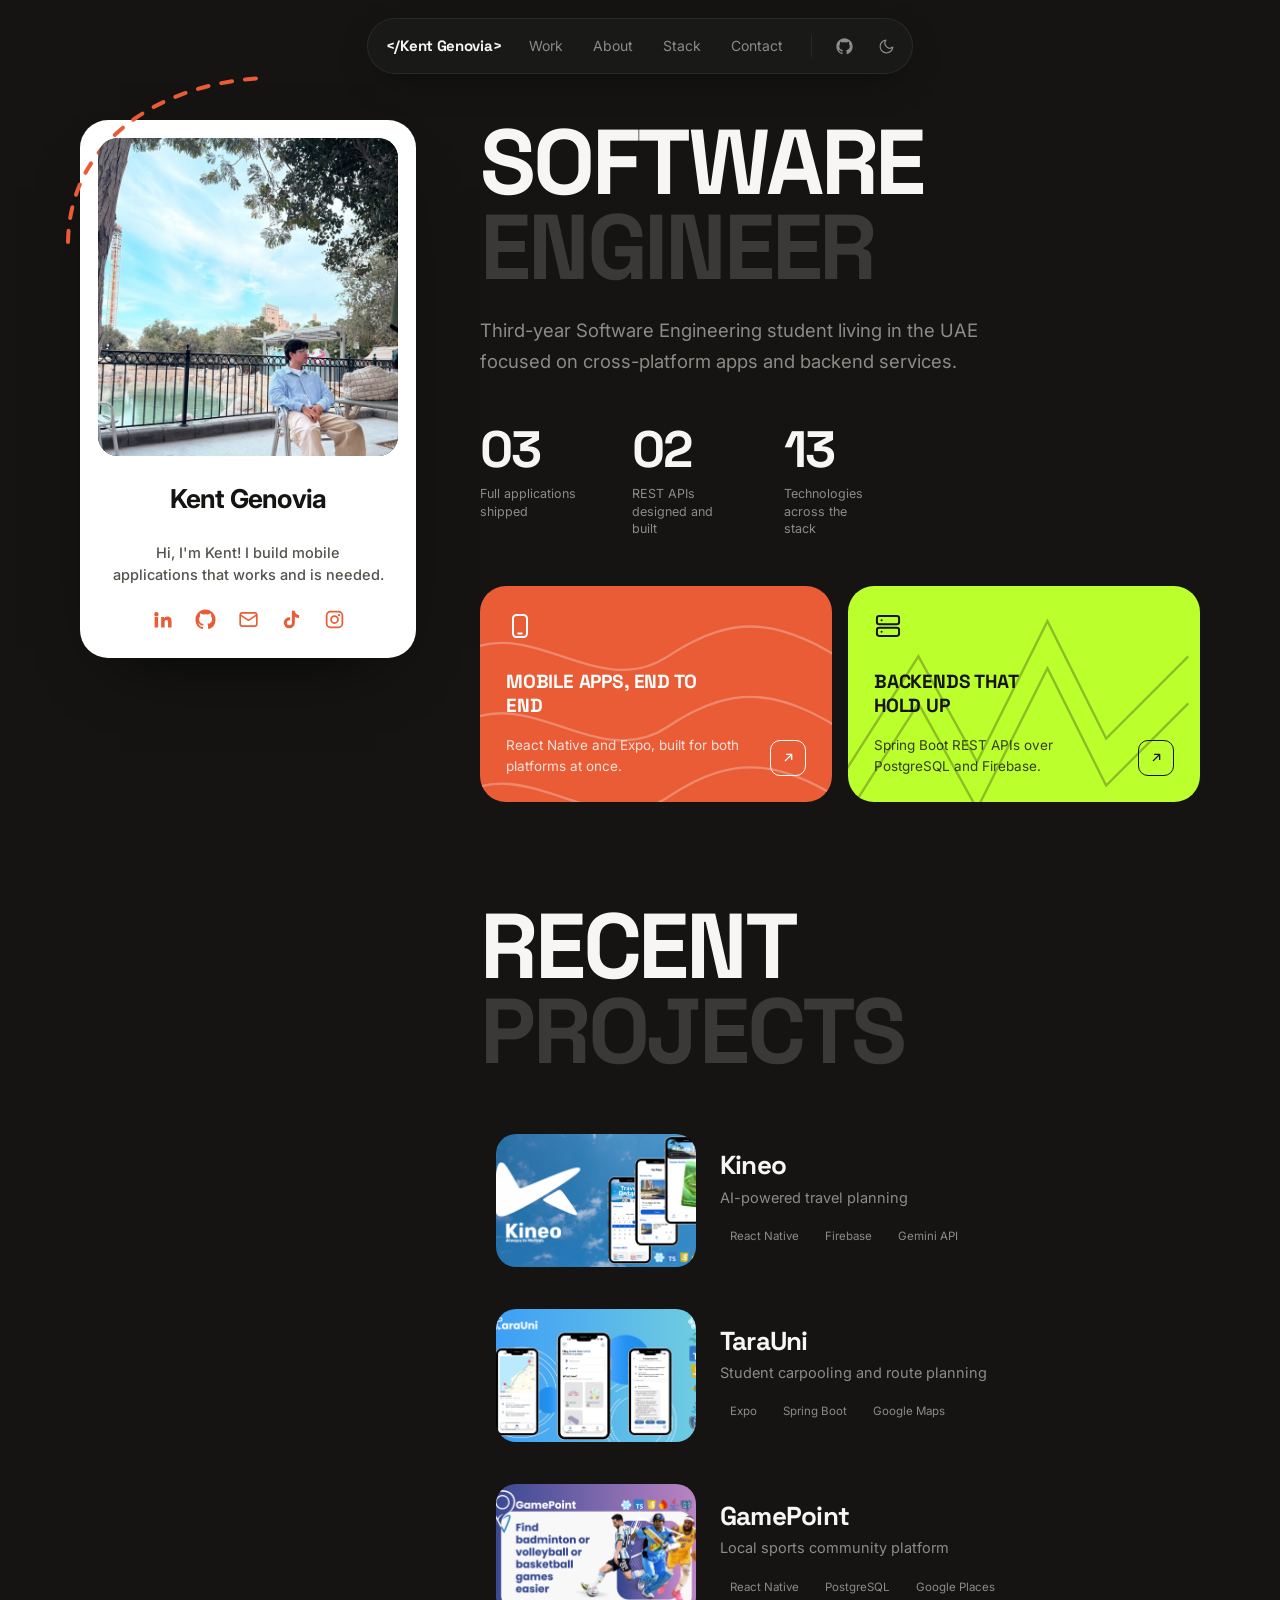
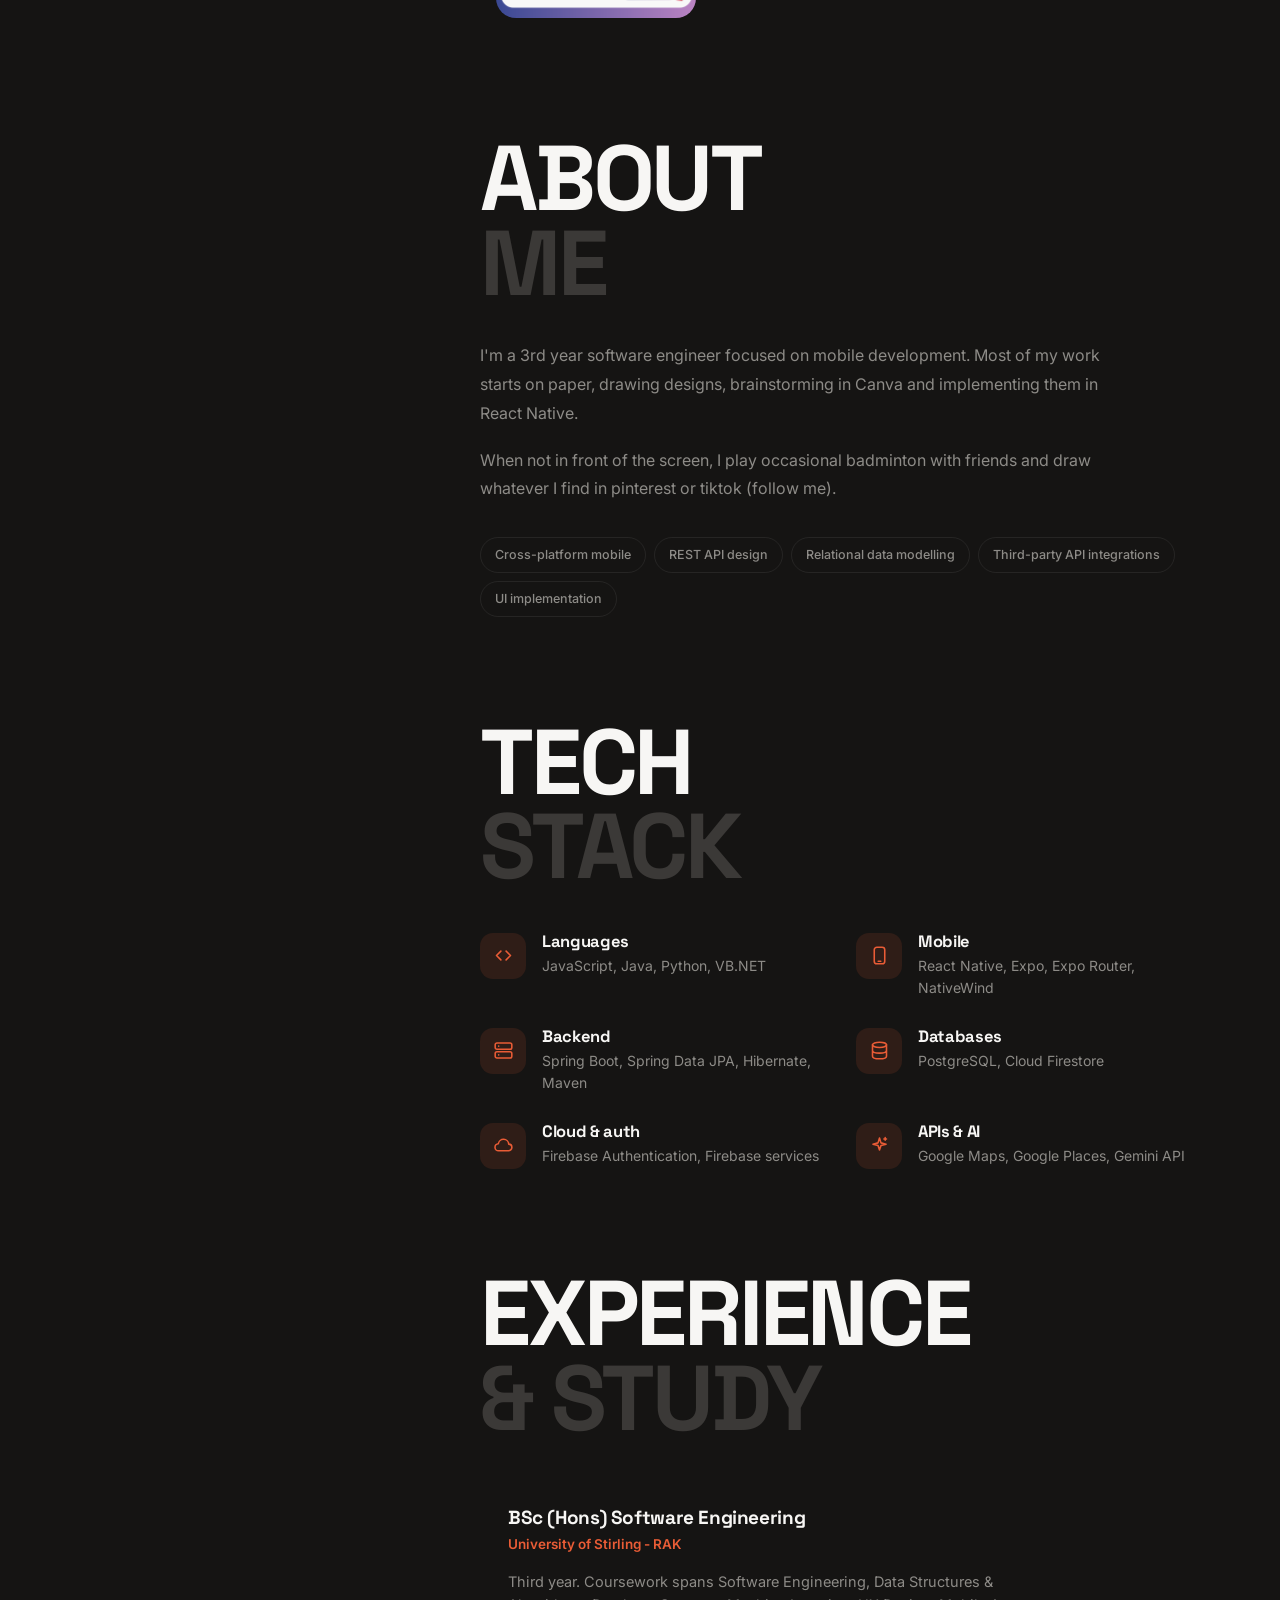
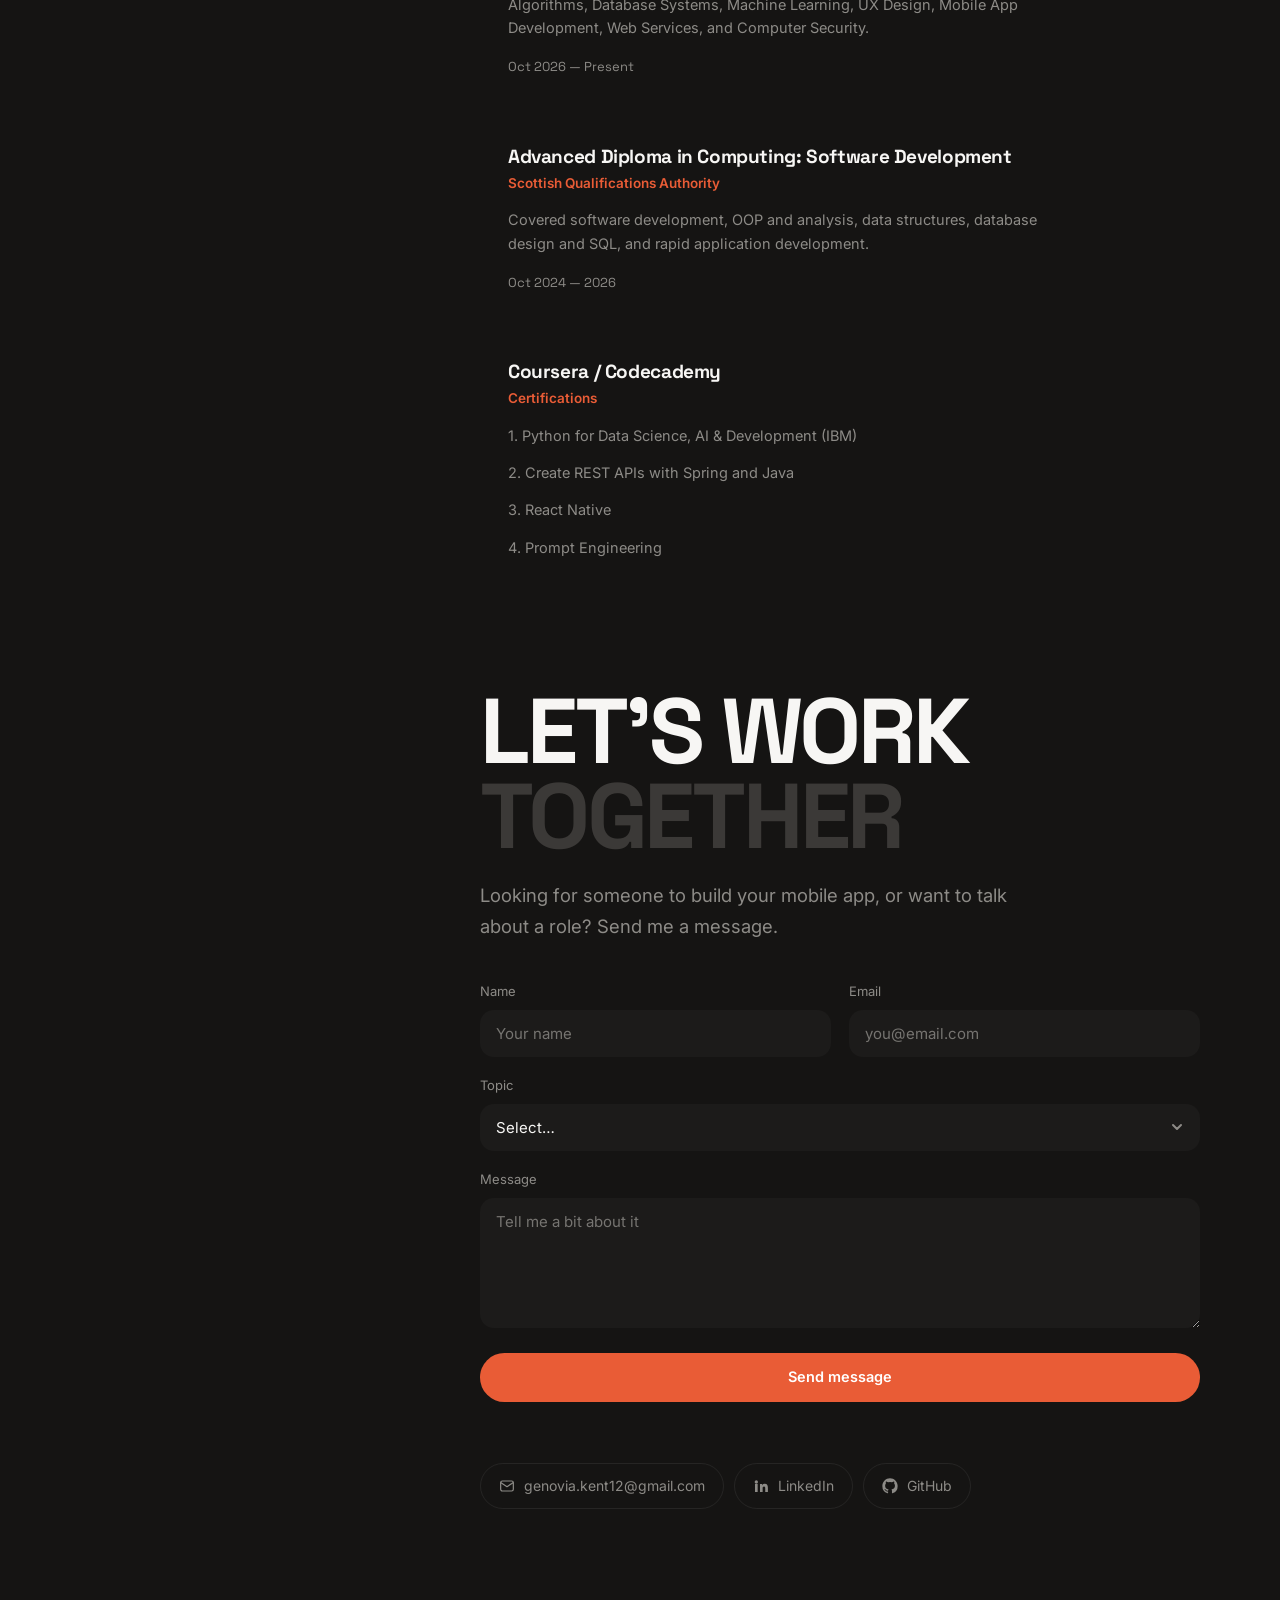
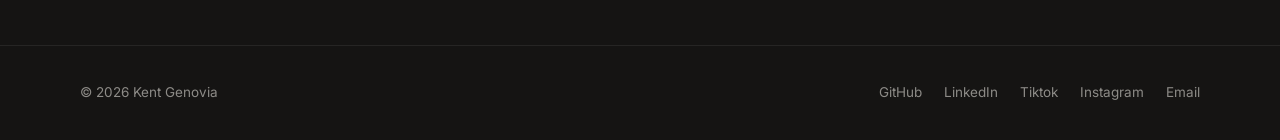
<file: index.html>
<!DOCTYPE html>
<html lang="en" data-theme="dark">
<head>
<meta charset="UTF-8">
<meta name="viewport" content="width=device-width, initial-scale=1.0">

<title>Kent Genovia — Software Engineer</title>

<meta name="description" content="Kent Genovia — software engineer building cross-platform mobile applications with React Native, Expo, Spring Boot and PostgreSQL.">
<meta name="theme-color" content="#151413">

<link rel="preconnect" href="https://fonts.googleapis.com">
<link rel="preconnect" href="https://fonts.gstatic.com" crossorigin>
<link href="https://fonts.googleapis.com/css2?family=Space+Grotesk:wght@400;500;600;700&family=Inter:wght@400;500;600&display=swap" rel="stylesheet">

<link rel="stylesheet" href="styles.css">

<script>
  (function () {
    try {
      var saved = localStorage.getItem('kg-theme');
      if (saved) document.documentElement.setAttribute('data-theme', saved);
    } catch (e) {}

    if ('IntersectionObserver' in window &&
        !window.matchMedia('(prefers-reduced-motion: reduce)').matches) {
      document.documentElement.classList.add('reveal-ready');
    }
  })();
</script>

</head>

<body>

<!-- ===================== NAV ===================== -->

<header class="site-header">

  <nav class="nav-pill" aria-label="Main">

    <a class="brand" href="index.html">&lt;/Kent Genovia&gt;</a>


    <div class="nav-links">
      <a href="#work">Work</a>
      <a href="#about">About</a>
      <a href="#stack">Stack</a>
      <a href="#contact">Contact</a>
    </div>

    <span class="nav-divider" aria-hidden="true"></span>

    <div class="nav-right">

      <a class="icon-btn" href="https://github.com/genoviakent12-rgb" target="_blank" rel="noopener" aria-label="GitHub profile">
        <svg width="17" height="17" viewBox="0 0 24 24" fill="currentColor" aria-hidden="true">
          <path d="M12 .5C5.73.5.5 5.73.5 12a11.5 11.5 0 0 0 7.86 10.94c.57.1.79-.25.79-.55v-2.14c-3.2.7-3.88-1.36-3.88-1.36-.52-1.33-1.28-1.69-1.28-1.69-1.05-.72.08-.7.08-.7 1.16.08 1.77 1.19 1.77 1.19 1.03 1.77 2.71 1.26 3.37.96.1-.75.4-1.26.73-1.55-2.56-.29-5.25-1.28-5.25-5.7 0-1.26.45-2.29 1.19-3.1-.12-.29-.52-1.47.11-3.06 0 0 .97-.31 3.18 1.18a11 11 0 0 1 5.79 0c2.2-1.49 3.18-1.18 3.18-1.18.63 1.59.23 2.77.11 3.06.74.81 1.18 1.84 1.18 3.1 0 4.43-2.69 5.4-5.26 5.69.41.36.78 1.06.78 2.14v3.17c0 .3.21.66.79.55A11.5 11.5 0 0 0 23.5 12C23.5 5.73 18.27.5 12 .5Z"/>
        </svg>
      </a>

      <button class="icon-btn" id="theme-toggle" aria-label="Switch to light theme" title="Switch to light theme">
        <svg id="theme-icon" width="17" height="17" viewBox="0 0 24 24" fill="none" stroke="currentColor" stroke-width="1.7" stroke-linecap="round" stroke-linejoin="round" aria-hidden="true">
          <path d="M21 12.8A9 9 0 1 1 11.2 3a7 7 0 0 0 9.8 9.8Z"/>
        </svg>
      </button>

      <button class="icon-btn nav-toggle" id="nav-toggle" aria-label="Open menu" aria-expanded="false" aria-controls="nav-menu">
        <svg width="18" height="18" viewBox="0 0 24 24" fill="none" stroke="currentColor" stroke-width="1.8" stroke-linecap="round" aria-hidden="true">
          <path d="M4 7h16M4 12h16M4 17h16"/>
        </svg>
      </button>

    </div>

  </nav>

  <div class="nav-menu" id="nav-menu">
    <a href="#work">Work</a>
    <a href="#about">About</a>
    <a href="#stack">Stack</a>
    <a href="#contact">Contact</a>
  </div>

</header>


<main>

<div class="wrap">
<div class="rail">


  <!-- ===================== STICKY PROFILE CARD ===================== -->

  <aside class="rail-left">

    <div class="profile-card">

      <svg class="arc" viewBox="0 0 320 190" aria-hidden="true">
        <path d="M18 168 C 20 60, 120 8, 214 4"/>
      </svg>

      <div class="profile-photo">
        <img src="images/portfolio_pfp.jpg" alt="Kent Genovia" width="320" height="340">
      </div>

      <div class="profile-name">Kent Genovia</div>

      <p class="profile-bio">
        Hi, I'm Kent!
        I build mobile applications
        that works and is needed.
      </p>

      <div class="profile-socials">

        <a href="http://www.linkedin.com/in/kent-genovia-6a03a72a3" target="_blank" rel="noopener" aria-label="LinkedIn">
          <svg width="21" height="21" viewBox="0 0 24 24" fill="currentColor">
            <path d="M4.98 3.5a2.5 2.5 0 1 1 0 5 2.5 2.5 0 0 1 0-5ZM3 9h4v12H3V9Zm7 0h3.8v1.7h.05a4.16 4.16 0 0 1 3.75-2.06c4 0 4.75 2.64 4.75 6.07V21h-4v-5.4c0-1.29-.02-2.95-1.8-2.95-1.8 0-2.08 1.4-2.08 2.85V21h-4V9Z"/>
          </svg>
        </a>

        <a href="https://github.com/genoviakent12-rgb" target="_blank" rel="noopener" aria-label="GitHub">
          <svg width="21" height="21" viewBox="0 0 24 24" fill="currentColor">
            <path d="M12 .5C5.73.5.5 5.73.5 12a11.5 11.5 0 0 0 7.86 10.94c.57.1.79-.25.79-.55v-2.14c-3.2.7-3.88-1.36-3.88-1.36-.52-1.33-1.28-1.69-1.28-1.69-1.05-.72.08-.7.08-.7 1.16.08 1.77 1.19 1.77 1.19 1.03 1.77 2.71 1.26 3.37.96.1-.75.4-1.26.73-1.55-2.56-.29-5.25-1.28-5.25-5.7 0-1.26.45-2.29 1.19-3.1-.12-.29-.52-1.47.11-3.06 0 0 .97-.31 3.18 1.18a11 11 0 0 1 5.79 0c2.2-1.49 3.18-1.18 3.18-1.18.63 1.59.23 2.77.11 3.06.74.81 1.18 1.84 1.18 3.1 0 4.43-2.69 5.4-5.26 5.69.41.36.78 1.06.78 2.14v3.17c0 .3.21.66.79.55A11.5 11.5 0 0 0 23.5 12C23.5 5.73 18.27.5 12 .5Z"/>
          </svg>
        </a>


        <a href="mailto:genovia.kent12@gmail.com" aria-label="Email">
          <svg width="21" height="21" viewBox="0 0 24 24" fill="none" stroke="currentColor" stroke-width="1.9" stroke-linecap="round" stroke-linejoin="round">
            <rect x="2.5" y="4.5" width="19" height="15" rx="2.5"/>
            <path d="m3 7 9 6 9-6"/>
          </svg>
        </a>

        <a href="https://www.tiktok.com/@bigturd0?lang=en" target="_blank" rel="noopener" aria-label="GitHub">
          <svg width="21" height="21" viewBox="0 0 24 24" fill="currentColor">
            <path d="M19.59 6.69a4.83 4.83 0 0 1-3.77-3.77V2h-3.39v13.67a2.89 2.89 0 1 1-2.89-2.89c.3 0 .59.05.86.13v-3.45a6.36 6.36 0 1 0 5.42 6.28V8.86a8.25 8.25 0 0 0 4.83 1.55V7.02a4.85 4.85 0 0 1-1.06-.33Z"/>
          </svg>
        </a>

        <a href="https://www.instagram.com/kntdclll/" target="_blank" rel="noopener" aria-label="GitHub">
          <svg width="21" height="21" viewBox="0 0 24 24" fill="currentColor">
            <path d="M7.5 2h9A5.5 5.5 0 0 1 22 7.5v9a5.5 5.5 0 0 1-5.5 5.5h-9A5.5 5.5 0 0 1 2 16.5v-9A5.5 5.5 0 0 1 7.5 2Zm0 2A3.5 3.5 0 0 0 4 7.5v9A3.5 3.5 0 0 0 7.5 20h9a3.5 3.5 0 0 0 3.5-3.5v-9A3.5 3.5 0 0 0 16.5 4h-9ZM12 7a5 5 0 1 1 0 10 5 5 0 0 1 0-10Zm0 2a3 3 0 1 0 0 6 3 3 0 0 0 0-6Zm5.25-3.25a1.25 1.25 0 1 1 0 2.5 1.25 1.25 0 0 1 0-2.5Z"/>
          </svg>
        </a>

      </div>


    </div>

  </aside>


  <!-- ===================== RIGHT RAIL ===================== -->

  <div class="rail-right">


    <!-- HERO -->

    <section class="rail-section hero" id="home" data-nav-section>

      <h1 class="display hero-head" data-reveal>
        <span>Software</span>
        <span class="ghost">Engineer</span>
      </h1>

      <p class="lede" data-reveal data-reveal-delay="80">
        Third-year Software Engineering student living in the UAE focused on cross-platform apps and 
        backend services. 
      </p>

      <div class="stat-row" data-reveal data-reveal-delay="160">

        <div>
          <div class="stat-num">03</div>
          <div class="stat-label">Full applications shipped</div>
        </div>

        <div>
          <div class="stat-num">02</div>
          <div class="stat-label">REST APIs designed and built</div>
        </div>

        <div>
          <div class="stat-num">13</div>
          <div class="stat-label">Technologies across the stack</div>
        </div>

      </div>

      <div class="bento" data-reveal data-reveal-delay="220">

        <a class="bento-card is-accent" href="#work">
          <svg class="deco" viewBox="0 0 300 220" aria-hidden="true" preserveAspectRatio="none">
            <path d="M-20 60c60-40 120 40 180 0s100-30 160 10"/>
            <path d="M-20 120c60-40 120 40 180 0s100-30 160 10"/>
            <path d="M-20 180c60-40 120 40 180 0s100-30 160 10"/>
          </svg>
          <span class="bento-icon" aria-hidden="true">
            <svg width="28" height="28" viewBox="0 0 24 24" fill="none" stroke="currentColor" stroke-width="1.7" stroke-linecap="round" stroke-linejoin="round">
              <rect x="6" y="2.5" width="12" height="19" rx="3"/>
              <path d="M10.5 18.5h3"/>
            </svg>
          </span>
          <div>
            <h3>Mobile apps, end to end</h3>
            <div class="bento-foot">
              <p>React Native and Expo, built for both platforms at once.</p>
              <span class="bento-arrow" aria-hidden="true">
                <svg width="15" height="15" viewBox="0 0 24 24" fill="none" stroke="currentColor" stroke-width="2.2" stroke-linecap="round" stroke-linejoin="round">
                  <path d="M7 17 17 7M9 7h8v8"/>
                </svg>
              </span>
            </div>
          </div>
        </a>

        <a class="bento-card is-lime" href="#stack">
          <svg class="deco" viewBox="0 0 300 220" aria-hidden="true" preserveAspectRatio="none">
            <path d="M-10 170 60 60l50 90 60-120 50 100 70-70"/>
            <path d="M-10 210 60 100l50 90 60-120 50 100 70-70"/>
          </svg>
          <span class="bento-icon" aria-hidden="true">
            <svg width="28" height="28" viewBox="0 0 24 24" fill="none" stroke="currentColor" stroke-width="1.7" stroke-linecap="round" stroke-linejoin="round">
              <rect x="2.5" y="3.5" width="19" height="7" rx="2"/>
              <rect x="2.5" y="13.5" width="19" height="7" rx="2"/>
              <path d="M6.5 7h.01M6.5 17h.01"/>
            </svg>
          </span>
          <div>
            <h3>Backends that hold up</h3>
            <div class="bento-foot">
              <p>Spring Boot REST APIs over PostgreSQL and Firebase.</p>
              <span class="bento-arrow" aria-hidden="true">
                <svg width="15" height="15" viewBox="0 0 24 24" fill="none" stroke="currentColor" stroke-width="2.2" stroke-linecap="round" stroke-linejoin="round">
                  <path d="M7 17 17 7M9 7h8v8"/>
                </svg>
              </span>
            </div>
          </div>
        </a>

      </div>

    </section>


    <!-- WORK -->

    <section class="rail-section" id="work" data-nav-section>

      <h2 class="display" data-reveal>
        <span>Recent</span>
        <span class="ghost">Projects</span>
      </h2>

      <div class="proj-list" style="margin-top:44px;">

        <a class="proj-row" href="projects/kineo.html" data-reveal>
          <div class="proj-thumb">
            <img src="images/KineoBanner.png" alt="Kineo app">
          </div>
          <div class="proj-meta">
            <h3>Kineo</h3>
            <p>AI-powered travel planning</p>
            <div class="proj-tags">
              <span>React Native</span>
              <span>Firebase</span>
              <span>Gemini API</span>
            </div>
          </div>
          <span class="proj-go" aria-hidden="true">
            <svg width="18" height="18" viewBox="0 0 24 24" fill="none" stroke="currentColor" stroke-width="2" stroke-linecap="round" stroke-linejoin="round">
              <path d="M7 17 17 7M9 7h8v8"/>
            </svg>
          </span>
        </a>

        <a class="proj-row" href="projects/tarauni.html" data-reveal data-reveal-delay="70">
          <div class="proj-thumb">
            <img src="images/TaraUniBanner.png" alt="TaraUni app">
          </div>
          <div class="proj-meta">
            <h3>TaraUni</h3>
            <p>Student carpooling and route planning</p>
            <div class="proj-tags">
              <span>Expo</span>
              <span>Spring Boot</span>
              <span>Google Maps</span>
            </div>
          </div>
          <span class="proj-go" aria-hidden="true">
            <svg width="18" height="18" viewBox="0 0 24 24" fill="none" stroke="currentColor" stroke-width="2" stroke-linecap="round" stroke-linejoin="round">
              <path d="M7 17 17 7M9 7h8v8"/>
            </svg>
          </span>
        </a>

        <a class="proj-row" href="projects/gamepoint.html" data-reveal data-reveal-delay="140">
          <div class="proj-thumb">
            <img src="images/GamePointBanner.png" alt="GamePoint app">
          </div>
          <div class="proj-meta">
            <h3>GamePoint</h3>
            <p>Local sports community platform</p>
            <div class="proj-tags">
              <span>React Native</span>
              <span>PostgreSQL</span>
              <span>Google Places</span>
            </div>
          </div>
          <span class="proj-go" aria-hidden="true">
            <svg width="18" height="18" viewBox="0 0 24 24" fill="none" stroke="currentColor" stroke-width="2" stroke-linecap="round" stroke-linejoin="round">
              <path d="M7 17 17 7M9 7h8v8"/>
            </svg>
          </span>
        </a>

      </div>

    </section>


    <!-- ABOUT -->

    <section class="rail-section" id="about" data-nav-section>

      <h2 class="display" data-reveal>
        <span>About</span>
        <span class="ghost">Me</span>
      </h2>

      <div style="margin-top:36px;max-width:62ch;display:flex;flex-direction:column;gap:18px;" data-reveal>
        <p style="color:var(--fg-dim);line-height:1.8;">
          I'm a 3rd year software engineer focused on mobile development. Most of my
          work starts on paper, drawing designs, brainstorming in Canva 
          and implementing them in React Native.
        </p>
        <p style="color:var(--fg-dim);line-height:1.8;">
          When not in front of the screen, I play occasional badminton with friends and 
          draw whatever I find in pinterest or tiktok (follow me).
        </p>
      </div>

      <div class="pill-row" data-reveal data-reveal-delay="80">
        <span class="pill">Cross-platform mobile</span>
        <span class="pill">REST API design</span>
        <span class="pill">Relational data modelling</span>
        <span class="pill">Third-party API integrations</span>
        <span class="pill">UI implementation</span>
      </div>

    </section>


    <!-- TECH STACK -->

    <section class="rail-section" id="stack" data-nav-section>

      <h2 class="display" data-reveal>
        <span>Tech</span>
        <span class="ghost">Stack</span>
      </h2>

      <div class="stack-grid" style="margin-top:44px;" data-reveal>

        <div class="stack-item">
          <span class="stack-ico" aria-hidden="true">
            <svg width="21" height="21" viewBox="0 0 24 24" fill="none" stroke="currentColor" stroke-width="1.8" stroke-linecap="round" stroke-linejoin="round">
              <path d="m9 17-5-5 5-5M15 7l5 5-5 5"/>
            </svg>
          </span>
          <div>
            <h3>Languages</h3>
            <p>JavaScript, Java, Python, VB.NET</p>
          </div>
        </div>

        <div class="stack-item">
          <span class="stack-ico" aria-hidden="true">
            <svg width="21" height="21" viewBox="0 0 24 24" fill="none" stroke="currentColor" stroke-width="1.8" stroke-linecap="round" stroke-linejoin="round">
              <rect x="6" y="2.5" width="12" height="19" rx="3"/>
              <path d="M10.5 18.5h3"/>
            </svg>
          </span>
          <div>
            <h3>Mobile</h3>
            <p>React Native, Expo, Expo Router, NativeWind</p>
          </div>
        </div>

        <div class="stack-item">
          <span class="stack-ico" aria-hidden="true">
            <svg width="21" height="21" viewBox="0 0 24 24" fill="none" stroke="currentColor" stroke-width="1.8" stroke-linecap="round" stroke-linejoin="round">
              <rect x="2.5" y="3.5" width="19" height="7" rx="2"/>
              <rect x="2.5" y="13.5" width="19" height="7" rx="2"/>
              <path d="M6.5 7h.01M6.5 17h.01"/>
            </svg>
          </span>
          <div>
            <h3>Backend</h3>
            <p>Spring Boot, Spring Data JPA, Hibernate, Maven</p>
          </div>
        </div>

        <div class="stack-item">
          <span class="stack-ico" aria-hidden="true">
            <svg width="21" height="21" viewBox="0 0 24 24" fill="none" stroke="currentColor" stroke-width="1.8" stroke-linecap="round" stroke-linejoin="round">
              <ellipse cx="12" cy="5.5" rx="8" ry="3"/>
              <path d="M4 5.5v13c0 1.7 3.6 3 8 3s8-1.3 8-3v-13M4 12c0 1.7 3.6 3 8 3s8-1.3 8-3"/>
            </svg>
          </span>
          <div>
            <h3>Databases</h3>
            <p>PostgreSQL, Cloud Firestore</p>
          </div>
        </div>

        <div class="stack-item">
          <span class="stack-ico" aria-hidden="true">
            <svg width="21" height="21" viewBox="0 0 24 24" fill="none" stroke="currentColor" stroke-width="1.8" stroke-linecap="round" stroke-linejoin="round">
              <path d="M6.5 18a4 4 0 0 1-.4-8A6 6 0 0 1 18 10.4a3.8 3.8 0 0 1-.5 7.6Z"/>
            </svg>
          </span>
          <div>
            <h3>Cloud &amp; auth</h3>
            <p>Firebase Authentication, Firebase services</p>
          </div>
        </div>

        <div class="stack-item">
          <span class="stack-ico" aria-hidden="true">
            <svg width="21" height="21" viewBox="0 0 24 24" fill="none" stroke="currentColor" stroke-width="1.8" stroke-linecap="round" stroke-linejoin="round">
              <path d="M12 3.5 13.7 9l5.8 1.5-5.8 1.5L12 17l-1.7-5L4.5 10.5 10.3 9Z"/>
              <path d="M18.5 3v3M20 4.5h-3"/>
            </svg>
          </span>
          <div>
            <h3>APIs &amp; AI</h3>
            <p>Google Maps, Google Places, Gemini API</p>
          </div>
        </div>

      </div>

    </section>


    <!-- EXPERIENCE + EDUCATION -->

    <section class="rail-section" id="experience" data-nav-section>

      <h2 class="display" data-reveal>
        <span>Experience</span>
        <span class="ghost">&amp; Study</span>
      </h2>
      <div class="entry-list" style="margin-top:40px;">

        <article class="entry" data-reveal>
          <div class="entry-top">
            <div>
              <h3>BSc (Hons) Software Engineering</h3>
              <div class="role">University of Stirling - RAK</div>
            </div>
          </div>
          <p>
            Third year. Coursework spans Software Engineering, Data Structures & Algorithms, 
            Database Systems, Machine Learning, UX Design, Mobile App Development, 
            Web Services, and Computer Security.
          </p>
          <span class="when">Oct 2026 — Present</span>
        </article>

        <article class="entry" data-reveal data-reveal-delay="70">
          <div class="entry-top">
            <div>
              <h3>Advanced Diploma in Computing: Software Development</h3>
              <div class="role">Scottish Qualifications Authority</div>
            </div>
          </div>
          <p>
            Covered software development, 
            OOP and analysis, data structures, 
            database design and SQL, and rapid 
            application development.
          </p>
          <span class="when">Oct 2024 — 2026</span>
        </article>

        <article class="entry" data-reveal data-reveal-delay="140">
          <div class="entry-top">
            <div>
              <h3>Coursera / Codecademy</h3>
              <div class="role">Certifications</div>
            </div>
          </div>
          <p>
            1. Python for Data Science, AI & Development (IBM)
          </p>
          <p>
            2. Create REST APIs with Spring and Java
          </p>
          <p>
            3. React Native
          </p>
          <p>
            4. Prompt Engineering
          </p>
        </article>

      </div>

    </section>


    <!-- CONTACT -->

    <section class="rail-section" id="contact" data-nav-section>

      <h2 class="display" data-reveal>
        <span>Let's work</span>
        <span class="ghost">Together</span>
      </h2>

      <p class="lede" style="margin-top:22px;" data-reveal>
        Looking for someone to build your mobile app, or want to talk about
        a role? Send me a message.
      </p>

      <form class="contact-form" id="contact-form" novalidate data-reveal>

        <div class="field-row">

          <div class="field">
            <label for="f-name">Name</label>
            <input type="text" id="f-name" name="name" placeholder="Your name" autocomplete="name">
          </div>

          <div class="field">
            <label for="f-email">Email</label>
            <input type="email" id="f-email" name="email" placeholder="you@email.com" autocomplete="email">
          </div>

        </div>

        <div class="field">
          <label for="f-topic">Topic</label>
          <select id="f-topic" name="topic">
            <option value="">Select…</option>
            <option>Job opportunity</option>
            <option>Freelance project</option>
            <option>Collaboration</option>
            <option>Something else</option>
          </select>
        </div>

        <div class="field">
          <label for="f-message">Message</label>
          <textarea id="f-message" name="message" placeholder="Tell me a bit about it"></textarea>
        </div>

        <button type="submit" class="btn btn-primary">Send message</button>

        <p class="form-note" id="form-note"></p>

      </form>

      <div class="contact-direct" data-reveal>

        <a href="mailto:genovia.kent12@gmail.com">
          <svg width="16" height="16" viewBox="0 0 24 24" fill="none" stroke="currentColor" stroke-width="1.8" stroke-linecap="round" stroke-linejoin="round" aria-hidden="true">
            <rect x="2.5" y="4.5" width="19" height="15" rx="2.5"/>
            <path d="m3 7 9 6 9-6"/>
          </svg>
          genovia.kent12@gmail.com
        </a>

        <a href="http://www.linkedin.com/in/kent-genovia-6a03a72a3" target="_blank" rel="noopener">
          <svg width="16" height="16" viewBox="0 0 24 24" fill="currentColor" aria-hidden="true">
            <path d="M4.98 3.5a2.5 2.5 0 1 1 0 5 2.5 2.5 0 0 1 0-5ZM3 9h4v12H3V9Zm7 0h3.8v1.7h.05a4.16 4.16 0 0 1 3.75-2.06c4 0 4.75 2.64 4.75 6.07V21h-4v-5.4c0-1.29-.02-2.95-1.8-2.95-1.8 0-2.08 1.4-2.08 2.85V21h-4V9Z"/>
          </svg>
          LinkedIn
        </a>

        <a href="https://github.com/genoviakent12-rgb" target="_blank" rel="noopener">
          <svg width="16" height="16" viewBox="0 0 24 24" fill="currentColor" aria-hidden="true">
            <path d="M12 .5C5.73.5.5 5.73.5 12a11.5 11.5 0 0 0 7.86 10.94c.57.1.79-.25.79-.55v-2.14c-3.2.7-3.88-1.36-3.88-1.36-.52-1.33-1.28-1.69-1.28-1.69-1.05-.72.08-.7.08-.7 1.16.08 1.77 1.19 1.77 1.19 1.03 1.77 2.71 1.26 3.37.96.1-.75.4-1.26.73-1.55-2.56-.29-5.25-1.28-5.25-5.7 0-1.26.45-2.29 1.19-3.1-.12-.29-.52-1.47.11-3.06 0 0 .97-.31 3.18 1.18a11 11 0 0 1 5.79 0c2.2-1.49 3.18-1.18 3.18-1.18.63 1.59.23 2.77.11 3.06.74.81 1.18 1.84 1.18 3.1 0 4.43-2.69 5.4-5.26 5.69.41.36.78 1.06.78 2.14v3.17c0 .3.21.66.79.55A11.5 11.5 0 0 0 23.5 12C23.5 5.73 18.27.5 12 .5Z"/>
          </svg>
          GitHub
        </a>

      </div>

    </section>


  </div><!-- /.rail-right -->

</div><!-- /.rail -->
</div><!-- /.wrap -->

</main>


<footer class="site-footer">
  <div class="wrap">
    <span>© 2026 Kent Genovia</span>
    <div class="foot-links">
      <a href="https://github.com/genoviakent12-rgb" target="_blank" rel="noopener">GitHub</a>
      <a href="http://www.linkedin.com/in/kent-genovia-6a03a72a3" target="_blank" rel="noopener">LinkedIn</a>
      <a href="https://www.tiktok.com/@bigturd0" target="_blank" rel="noopener">Tiktok</a>
      <a href="https://www.instagram.com/kntdclll/" target="_blank" rel="noopener">Instagram</a>
      <a href="mailto:genovia.kent12@gmail.com">Email</a>
    </div>
  </div>
</footer>

<script src="script.js"></script>

</body>
</html>
</file>
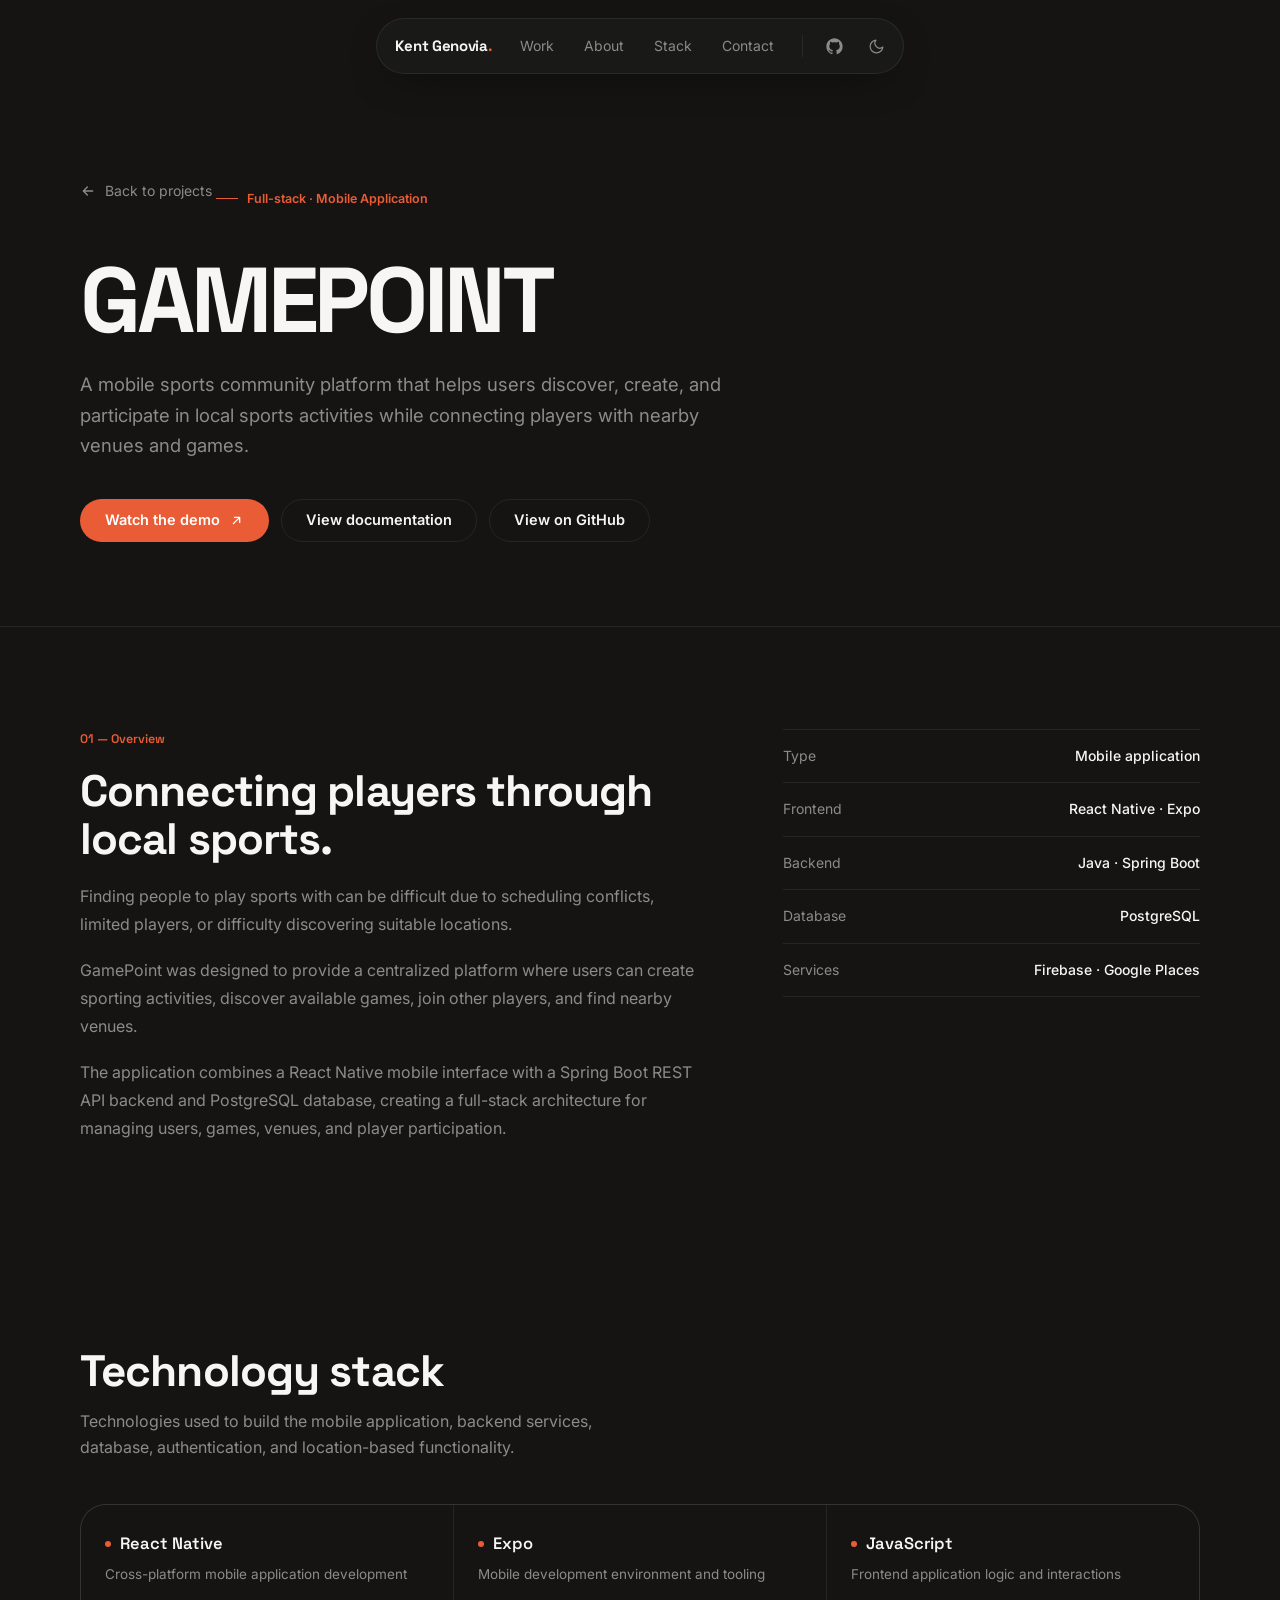
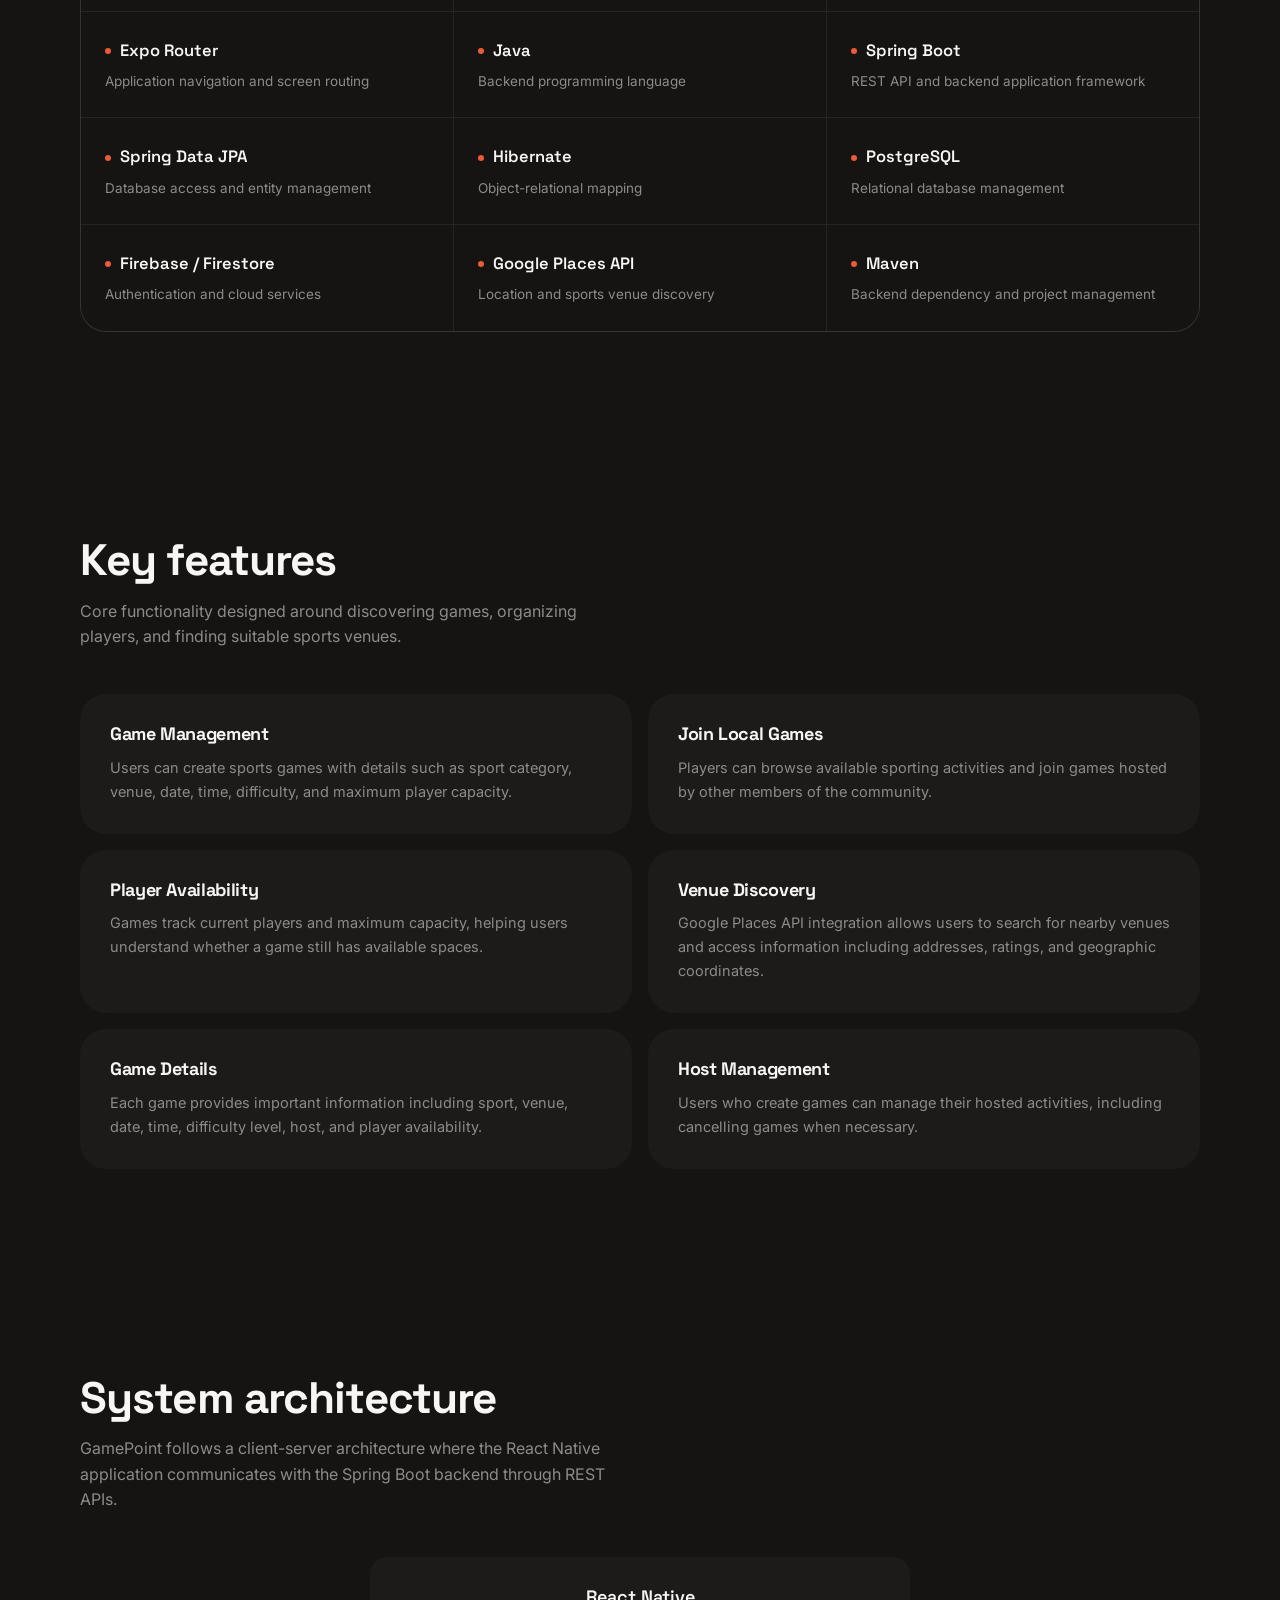
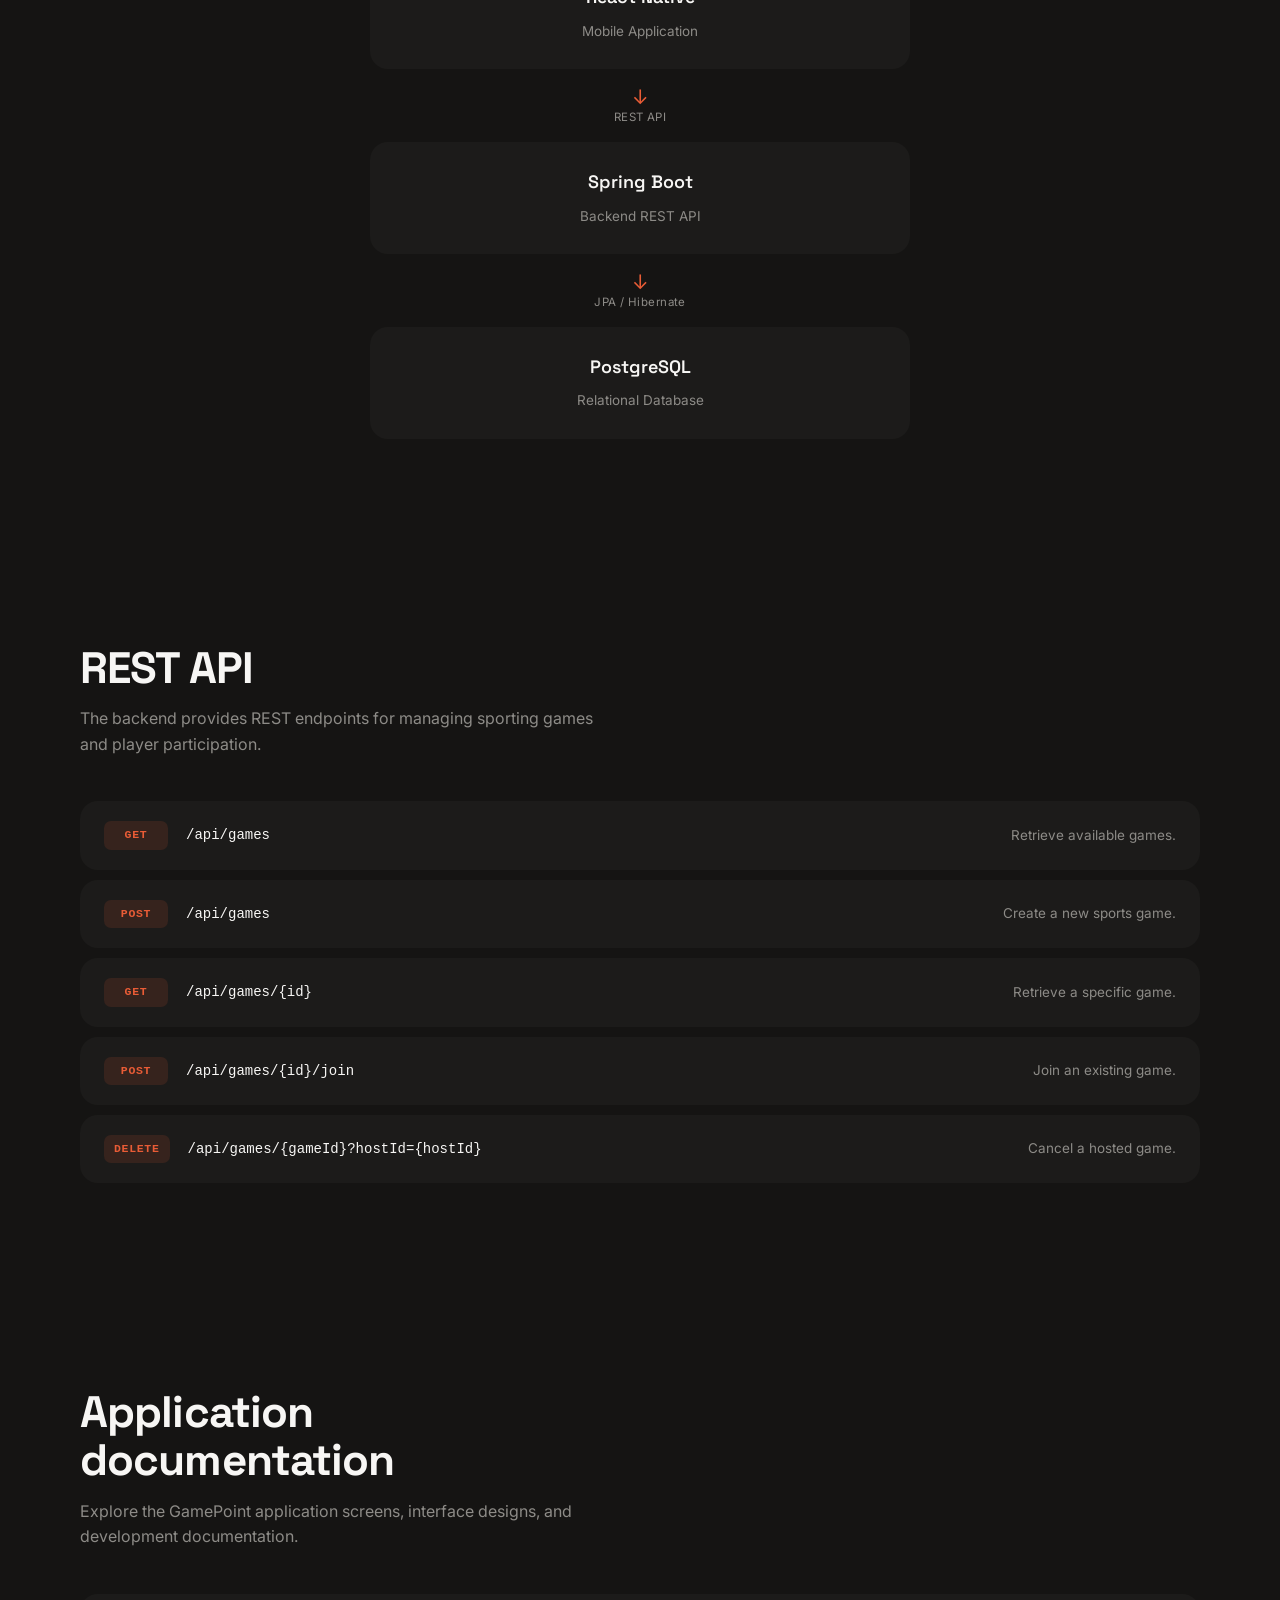
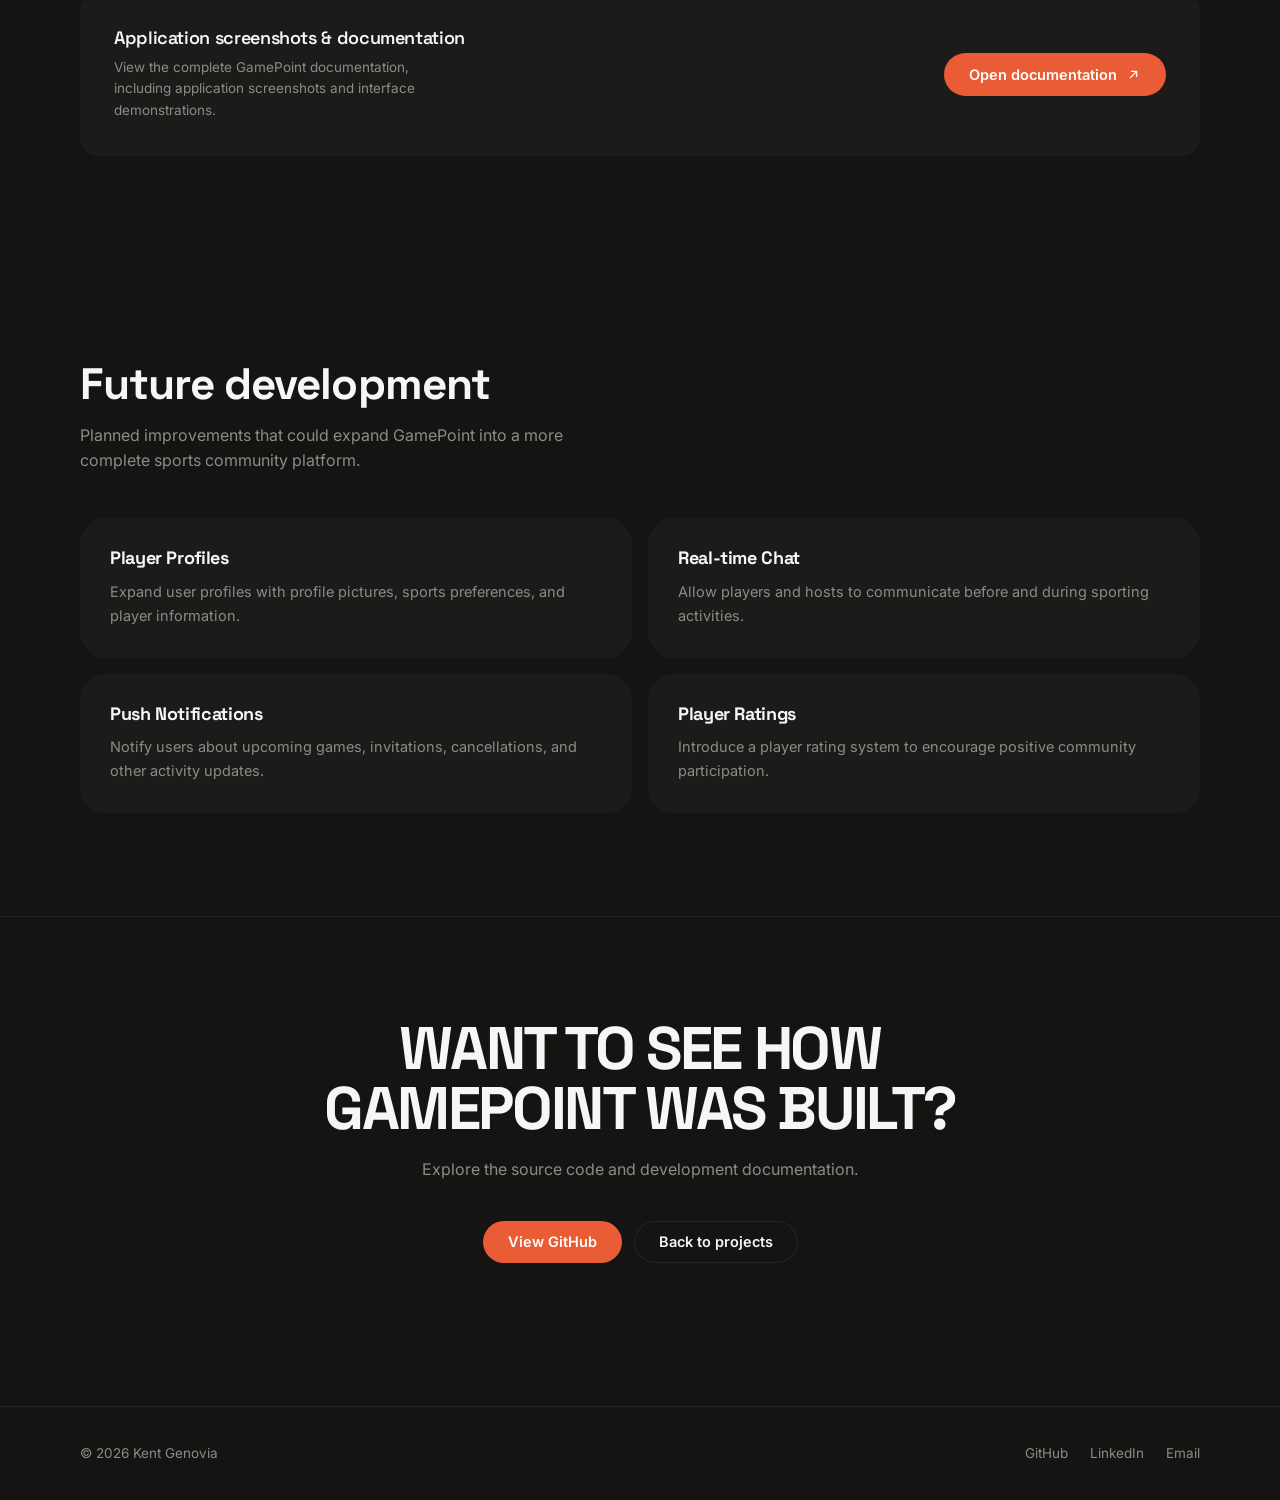
<file: projects/gamepoint.html>
<!DOCTYPE html>
<html lang="en" data-theme="dark">
<head>
<meta charset="UTF-8">
<meta name="viewport" content="width=device-width, initial-scale=1.0">

<title>GamePoint — Kent Genovia</title>

<meta name="description" content="GamePoint — A mobile sports community platform built with React Native, Expo, Spring Boot, PostgreSQL, Firebase, and Google Places API.">
<meta name="theme-color" content="#151413">

<link rel="preconnect" href="https://fonts.googleapis.com">
<link rel="preconnect" href="https://fonts.gstatic.com" crossorigin>
<link href="https://fonts.googleapis.com/css2?family=Space+Grotesk:wght@400;500;600;700&family=Inter:wght@400;500;600&display=swap" rel="stylesheet">

<link rel="stylesheet" href="../styles.css">

<script>
  (function () {
    try {
      var saved = localStorage.getItem('kg-theme');
      if (saved) document.documentElement.setAttribute('data-theme', saved);
    } catch (e) {}

    // Arm the scroll reveals before first paint. Without this class the
    // content is simply visible, so no-JS visitors still see everything.
    if ('IntersectionObserver' in window &&
        !window.matchMedia('(prefers-reduced-motion: reduce)').matches) {
      document.documentElement.classList.add('reveal-ready');
    }
  })();
</script>

</head>

<body>

<header class="site-header">

  <nav class="nav-pill" aria-label="Main">

    <a class="brand" href="../index.html">Kent Genovia<span class="dot">.</span></a>

    <div class="nav-links">
      <a href="../index.html#work">Work</a>
      <a href="../index.html#about">About</a>
      <a href="../index.html#stack">Stack</a>
      <a href="../index.html#contact">Contact</a>
    </div>

    <span class="nav-divider" aria-hidden="true"></span>

    <div class="nav-right">

      <a class="icon-btn" href="https://github.com/genoviakent12-rgb/GamePoint" target="_blank" rel="noopener" aria-label="GamePoint on GitHub">
        <svg width="17" height="17" viewBox="0 0 24 24" fill="currentColor" aria-hidden="true">
          <path d="M12 .5C5.73.5.5 5.73.5 12a11.5 11.5 0 0 0 7.86 10.94c.57.1.79-.25.79-.55v-2.14c-3.2.7-3.88-1.36-3.88-1.36-.52-1.33-1.28-1.69-1.28-1.69-1.05-.72.08-.7.08-.7 1.16.08 1.77 1.19 1.77 1.19 1.03 1.77 2.71 1.26 3.37.96.1-.75.4-1.26.73-1.55-2.56-.29-5.25-1.28-5.25-5.7 0-1.26.45-2.29 1.19-3.1-.12-.29-.52-1.47.11-3.06 0 0 .97-.31 3.18 1.18a11 11 0 0 1 5.79 0c2.2-1.49 3.18-1.18 3.18-1.18.63 1.59.23 2.77.11 3.06.74.81 1.18 1.84 1.18 3.1 0 4.43-2.69 5.4-5.26 5.69.41.36.78 1.06.78 2.14v3.17c0 .3.21.66.79.55A11.5 11.5 0 0 0 23.5 12C23.5 5.73 18.27.5 12 .5Z"/>
        </svg>
      </a>

      <button class="icon-btn" id="theme-toggle" aria-label="Switch to light theme" title="Switch to light theme">
        <svg id="theme-icon" width="17" height="17" viewBox="0 0 24 24" fill="none" stroke="currentColor" stroke-width="1.7" stroke-linecap="round" stroke-linejoin="round" aria-hidden="true">
          <path d="M21 12.8A9 9 0 1 1 11.2 3a7 7 0 0 0 9.8 9.8Z"/>
        </svg>
      </button>

      <button class="icon-btn nav-toggle" id="nav-toggle" aria-label="Open menu" aria-expanded="false" aria-controls="nav-menu">
        <svg width="18" height="18" viewBox="0 0 24 24" fill="none" stroke="currentColor" stroke-width="1.8" stroke-linecap="round" aria-hidden="true">
          <path d="M4 7h16M4 12h16M4 17h16"/>
        </svg>
      </button>

    </div>

  </nav>

  <div class="nav-menu" id="nav-menu">
    <a href="../index.html#work">Work</a>
    <a href="../index.html#about">About</a>
    <a href="../index.html#stack">Stack</a>
    <a href="../index.html#contact">Contact</a>
  </div>

</header>


<main>

  <!-- PROJECT HERO -->

  <section class="project-hero">
    <div class="wrap">

      <a class="back-link" href="../index.html#work">
        <svg width="16" height="16" viewBox="0 0 24 24" fill="none" stroke="currentColor" stroke-width="2" stroke-linecap="round" stroke-linejoin="round" aria-hidden="true">
          <path d="M19 12H5m6-6-6 6 6 6"/>
        </svg>
        Back to projects
      </a>

      <div class="project-label">Full-stack · Mobile Application</div>

      <h1>GamePoint</h1>

      <p class="project-subtitle">
        A mobile sports community platform that helps users discover,
        create, and participate in local sports activities while
        connecting players with nearby venues and games.
      </p>

      <div class="project-actions">

        <a class="btn btn-primary" href="https://lnkd.in/p/dj-vr5mc" target="_blank" rel="noopener">
          Watch the demo
          <svg width="15" height="15" viewBox="0 0 24 24" fill="none" stroke="currentColor" stroke-width="2.2" stroke-linecap="round" stroke-linejoin="round" aria-hidden="true">
            <path d="M7 17 17 7M9 7h8v8"/>
          </svg>
        </a>

        <a class="btn btn-ghost" href="https://docs.google.com/document/d/1hWY4cykujLEIEq4gKx8ZRyDWc7g4vQOC3u3OvMgOL5o/edit?usp=sharing" target="_blank" rel="noopener">
          View documentation
        </a>

        <a class="btn btn-ghost" href="https://github.com/genoviakent12-rgb/GamePoint" target="_blank" rel="noopener">
          View on GitHub
        </a>

      </div>

    </div>
  </section>


  <!-- OVERVIEW -->

  <section class="section">
    <div class="wrap">

      <div class="project-info-grid">

        <div data-reveal>

          <div class="project-number">01 — Overview</div>

          <h2>Connecting players through local sports.</h2>

          <p>
            Finding people to play sports with can be difficult due to
            scheduling conflicts, limited players, or difficulty
            discovering suitable locations.
          </p>

          <p>
            GamePoint was designed to provide a centralized platform
            where users can create sporting activities, discover
            available games, join other players, and find nearby
            venues.
          </p>

          <p>
            The application combines a React Native mobile interface
            with a Spring Boot REST API backend and PostgreSQL database,
            creating a full-stack architecture for managing users,
            games, venues, and player participation.
          </p>

        </div>

        <div class="fact-list" data-reveal data-reveal-delay="80">
          <div><span>Type</span><strong>Mobile application</strong></div>
          <div><span>Frontend</span><strong>React Native · Expo</strong></div>
          <div><span>Backend</span><strong>Java · Spring Boot</strong></div>
          <div><span>Database</span><strong>PostgreSQL</strong></div>
          <div><span>Services</span><strong>Firebase · Google Places</strong></div>
        </div>

      </div>

    </div>
  </section>


  <!-- TECHNOLOGY STACK -->

  <section class="section">
    <div class="wrap">

      <div class="section-head" data-reveal>
        <h2>Technology stack</h2>
        <p>
          Technologies used to build the mobile application,
          backend services, database, authentication, and
          location-based functionality.
        </p>
      </div>

      <div class="tech-grid" data-reveal>

        <div class="tech-item">
          <strong>React Native</strong>
          <span>Cross-platform mobile application development</span>
        </div>

        <div class="tech-item">
          <strong>Expo</strong>
          <span>Mobile development environment and tooling</span>
        </div>

        <div class="tech-item">
          <strong>JavaScript</strong>
          <span>Frontend application logic and interactions</span>
        </div>

        <div class="tech-item">
          <strong>Expo Router</strong>
          <span>Application navigation and screen routing</span>
        </div>

        <div class="tech-item">
          <strong>Java</strong>
          <span>Backend programming language</span>
        </div>

        <div class="tech-item">
          <strong>Spring Boot</strong>
          <span>REST API and backend application framework</span>
        </div>

        <div class="tech-item">
          <strong>Spring Data JPA</strong>
          <span>Database access and entity management</span>
        </div>

        <div class="tech-item">
          <strong>Hibernate</strong>
          <span>Object-relational mapping</span>
        </div>

        <div class="tech-item">
          <strong>PostgreSQL</strong>
          <span>Relational database management</span>
        </div>

        <div class="tech-item">
          <strong>Firebase / Firestore</strong>
          <span>Authentication and cloud services</span>
        </div>

        <div class="tech-item">
          <strong>Google Places API</strong>
          <span>Location and sports venue discovery</span>
        </div>

        <div class="tech-item">
          <strong>Maven</strong>
          <span>Backend dependency and project management</span>
        </div>

      </div>

    </div>
  </section>


  <!-- KEY FEATURES -->

  <section class="section">
    <div class="wrap">

      <div class="section-head" data-reveal>
        <h2>Key features</h2>
        <p>
          Core functionality designed around discovering games,
          organizing players, and finding suitable sports venues.
        </p>
      </div>

      <div class="feature-grid">

        <div class="feature" data-reveal>
          <h3>Game Management</h3>
          <p>
            Users can create sports games with details such as
            sport category, venue, date, time, difficulty,
            and maximum player capacity.
          </p>
        </div>

        <div class="feature" data-reveal data-reveal-delay="60">
          <h3>Join Local Games</h3>
          <p>
            Players can browse available sporting activities
            and join games hosted by other members of the
            community.
          </p>
        </div>

        <div class="feature" data-reveal data-reveal-delay="120">
          <h3>Player Availability</h3>
          <p>
            Games track current players and maximum capacity,
            helping users understand whether a game still has
            available spaces.
          </p>
        </div>

        <div class="feature" data-reveal data-reveal-delay="60">
          <h3>Venue Discovery</h3>
          <p>
            Google Places API integration allows users to search
            for nearby venues and access information including
            addresses, ratings, and geographic coordinates.
          </p>
        </div>

        <div class="feature" data-reveal data-reveal-delay="120">
          <h3>Game Details</h3>
          <p>
            Each game provides important information including
            sport, venue, date, time, difficulty level, host,
            and player availability.
          </p>
        </div>

        <div class="feature" data-reveal data-reveal-delay="180">
          <h3>Host Management</h3>
          <p>
            Users who create games can manage their hosted
            activities, including cancelling games when
            necessary.
          </p>
        </div>

      </div>

    </div>
  </section>


  <!-- SYSTEM ARCHITECTURE -->

  <section class="section">
    <div class="wrap">

      <div class="section-head" data-reveal>
        <h2>System architecture</h2>
        <p>
          GamePoint follows a client-server architecture where
          the React Native application communicates with the
          Spring Boot backend through REST APIs.
        </p>
      </div>

      <div class="architecture" data-reveal>

        <div class="architecture-box">
          <strong>React Native</strong>
          <span>Mobile Application</span>
        </div>

        <div class="architecture-arrow" aria-hidden="true">
          ↓
          <span>REST API</span>
        </div>

        <div class="architecture-box">
          <strong>Spring Boot</strong>
          <span>Backend REST API</span>
        </div>

        <div class="architecture-arrow" aria-hidden="true">
          ↓
          <span>JPA / Hibernate</span>
        </div>

        <div class="architecture-box">
          <strong>PostgreSQL</strong>
          <span>Relational Database</span>
        </div>

      </div>

    </div>
  </section>


  <!-- REST API -->

  <section class="section">
    <div class="wrap">

      <div class="section-head" data-reveal>
        <h2>REST API</h2>
        <p>
          The backend provides REST endpoints for managing
          sporting games and player participation.
        </p>
      </div>

      <div class="api-list">

        <div class="api-item" data-reveal>
          <span class="api-method">GET</span>
          <code>/api/games</code>
          <p>Retrieve available games.</p>
        </div>

        <div class="api-item" data-reveal data-reveal-delay="50">
          <span class="api-method">POST</span>
          <code>/api/games</code>
          <p>Create a new sports game.</p>
        </div>

        <div class="api-item" data-reveal data-reveal-delay="100">
          <span class="api-method">GET</span>
          <code>/api/games/{id}</code>
          <p>Retrieve a specific game.</p>
        </div>

        <div class="api-item" data-reveal data-reveal-delay="150">
          <span class="api-method">POST</span>
          <code>/api/games/{id}/join</code>
          <p>Join an existing game.</p>
        </div>

        <div class="api-item" data-reveal data-reveal-delay="200">
          <span class="api-method">DELETE</span>
          <code>/api/games/{gameId}?hostId={hostId}</code>
          <p>Cancel a hosted game.</p>
        </div>

      </div>

    </div>
  </section>


  <!-- DOCUMENTATION -->

  <section class="section">
    <div class="wrap">

      <div class="section-head" data-reveal>
        <h2>Application documentation</h2>
        <p>
          Explore the GamePoint application screens,
          interface designs, and development documentation.
        </p>
      </div>

      <div class="documentation-card is-wide" data-reveal>

        <div>
          <h3>Application screenshots &amp; documentation</h3>
          <p>
            View the complete GamePoint documentation,
            including application screenshots and interface
            demonstrations.
          </p>
        </div>

        <a class="btn btn-primary" href="https://docs.google.com/document/d/1hWY4cykujLEIEq4gKx8ZRyDWc7g4vQOC3u3OvMgOL5o/edit?usp=sharing" target="_blank" rel="noopener">
          Open documentation
          <svg width="15" height="15" viewBox="0 0 24 24" fill="none" stroke="currentColor" stroke-width="2.2" stroke-linecap="round" stroke-linejoin="round" aria-hidden="true">
            <path d="M7 17 17 7M9 7h8v8"/>
          </svg>
        </a>

      </div>

    </div>
  </section>


  <!-- FUTURE DEVELOPMENT -->

  <section class="section">
    <div class="wrap">

      <div class="section-head" data-reveal>
        <h2>Future development</h2>
        <p>
          Planned improvements that could expand GamePoint into
          a more complete sports community platform.
        </p>
      </div>

      <div class="feature-grid">

        <div class="feature" data-reveal>
          <h3>Player Profiles</h3>
          <p>
            Expand user profiles with profile pictures,
            sports preferences, and player information.
          </p>
        </div>

        <div class="feature" data-reveal data-reveal-delay="60">
          <h3>Real-time Chat</h3>
          <p>
            Allow players and hosts to communicate before
            and during sporting activities.
          </p>
        </div>

        <div class="feature" data-reveal data-reveal-delay="120">
          <h3>Push Notifications</h3>
          <p>
            Notify users about upcoming games, invitations,
            cancellations, and other activity updates.
          </p>
        </div>

        <div class="feature" data-reveal data-reveal-delay="180">
          <h3>Player Ratings</h3>
          <p>
            Introduce a player rating system to encourage
            positive community participation.
          </p>
        </div>

      </div>

    </div>
  </section>


  <!-- CTA -->

  <section class="cta">
    <div class="wrap">

      <h2>Want to see how GamePoint was built?</h2>

      <p>Explore the source code and development documentation.</p>

      <div class="project-actions">

        <a class="btn btn-primary" href="https://github.com/genoviakent12-rgb/GamePoint" target="_blank" rel="noopener">
          View GitHub
        </a>

        <a class="btn btn-ghost" href="../index.html#work">
          Back to projects
        </a>

      </div>

    </div>
  </section>

</main>


<footer class="site-footer">
  <div class="wrap">
    <span>© 2026 Kent Genovia</span>
    <div class="foot-links">
      <a href="https://github.com/genoviakent12-rgb" target="_blank" rel="noopener">GitHub</a>
      <a href="http://www.linkedin.com/in/kent-genovia-6a03a72a3" target="_blank" rel="noopener">LinkedIn</a>
      <a href="mailto:genovia.kent12@gmail.com">Email</a>
    </div>
  </div>
</footer>

<script src="../script.js"></script>

</body>
</html>
</file>
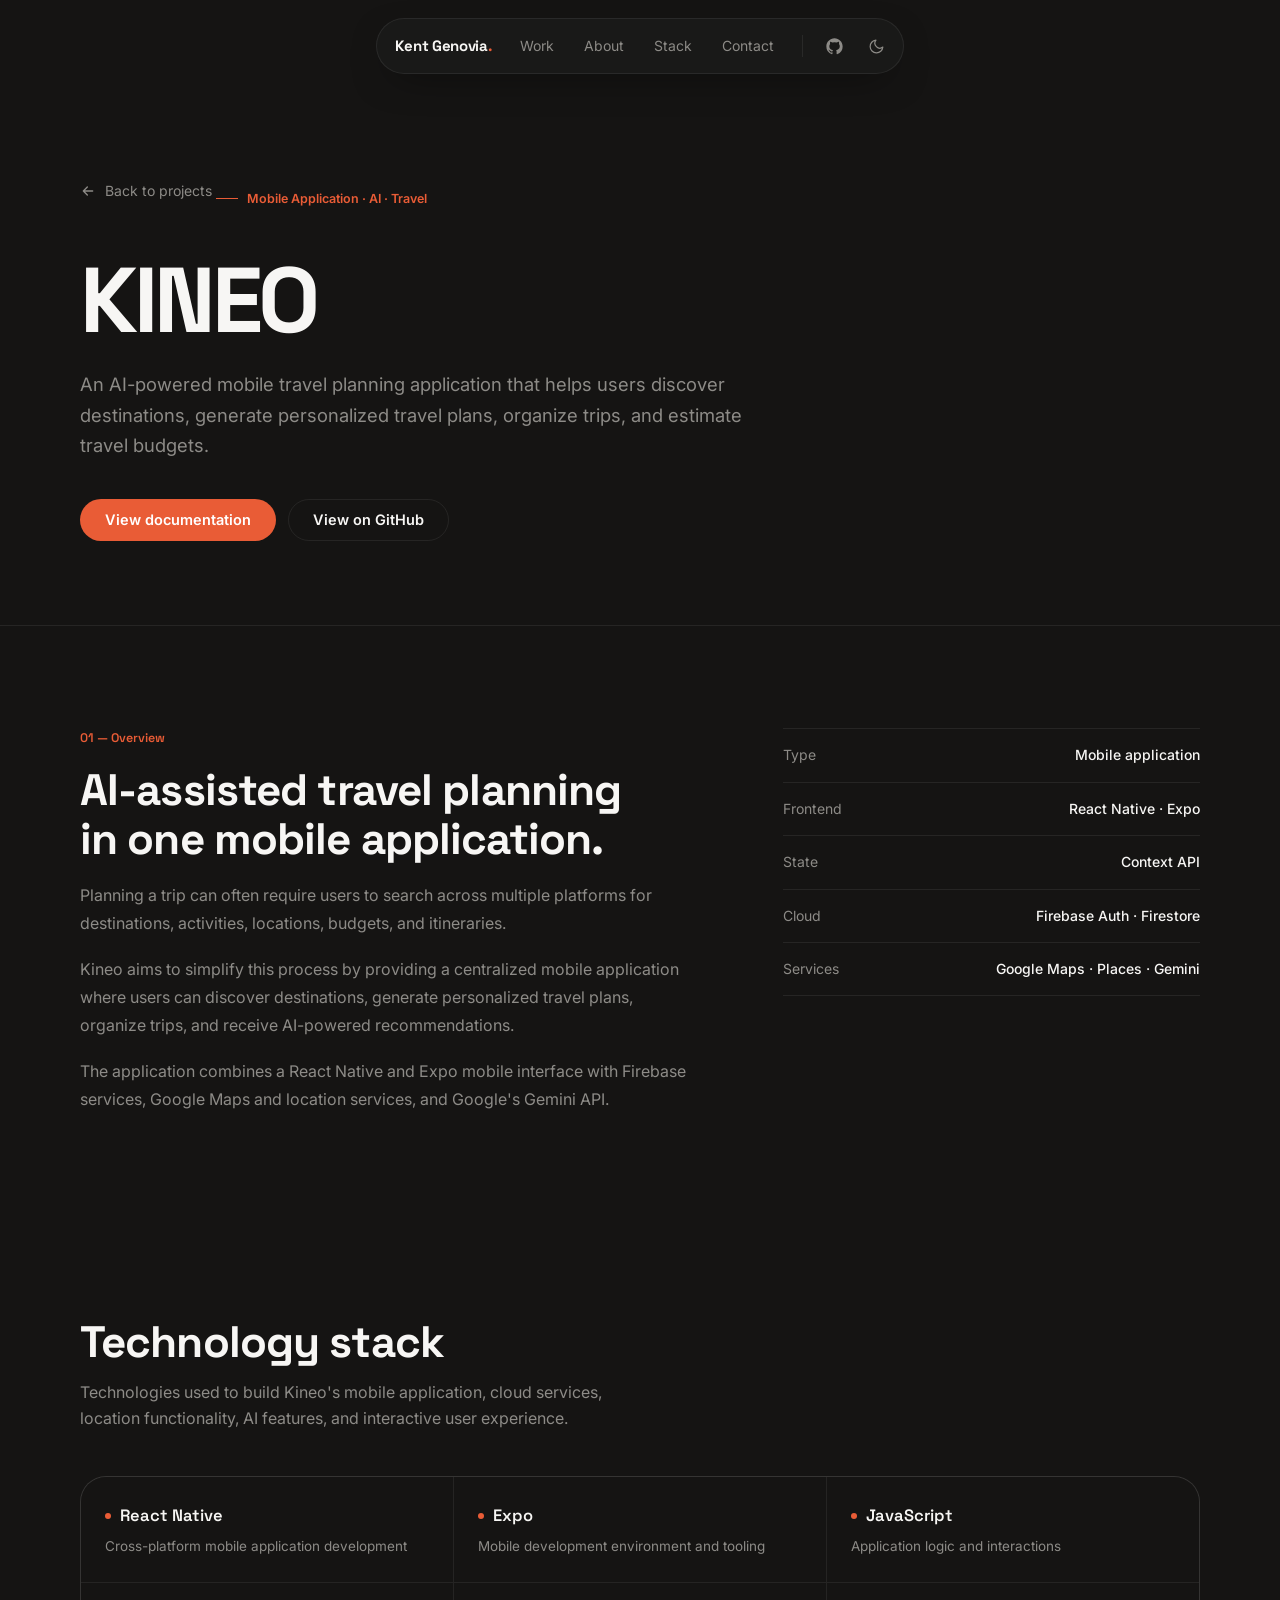
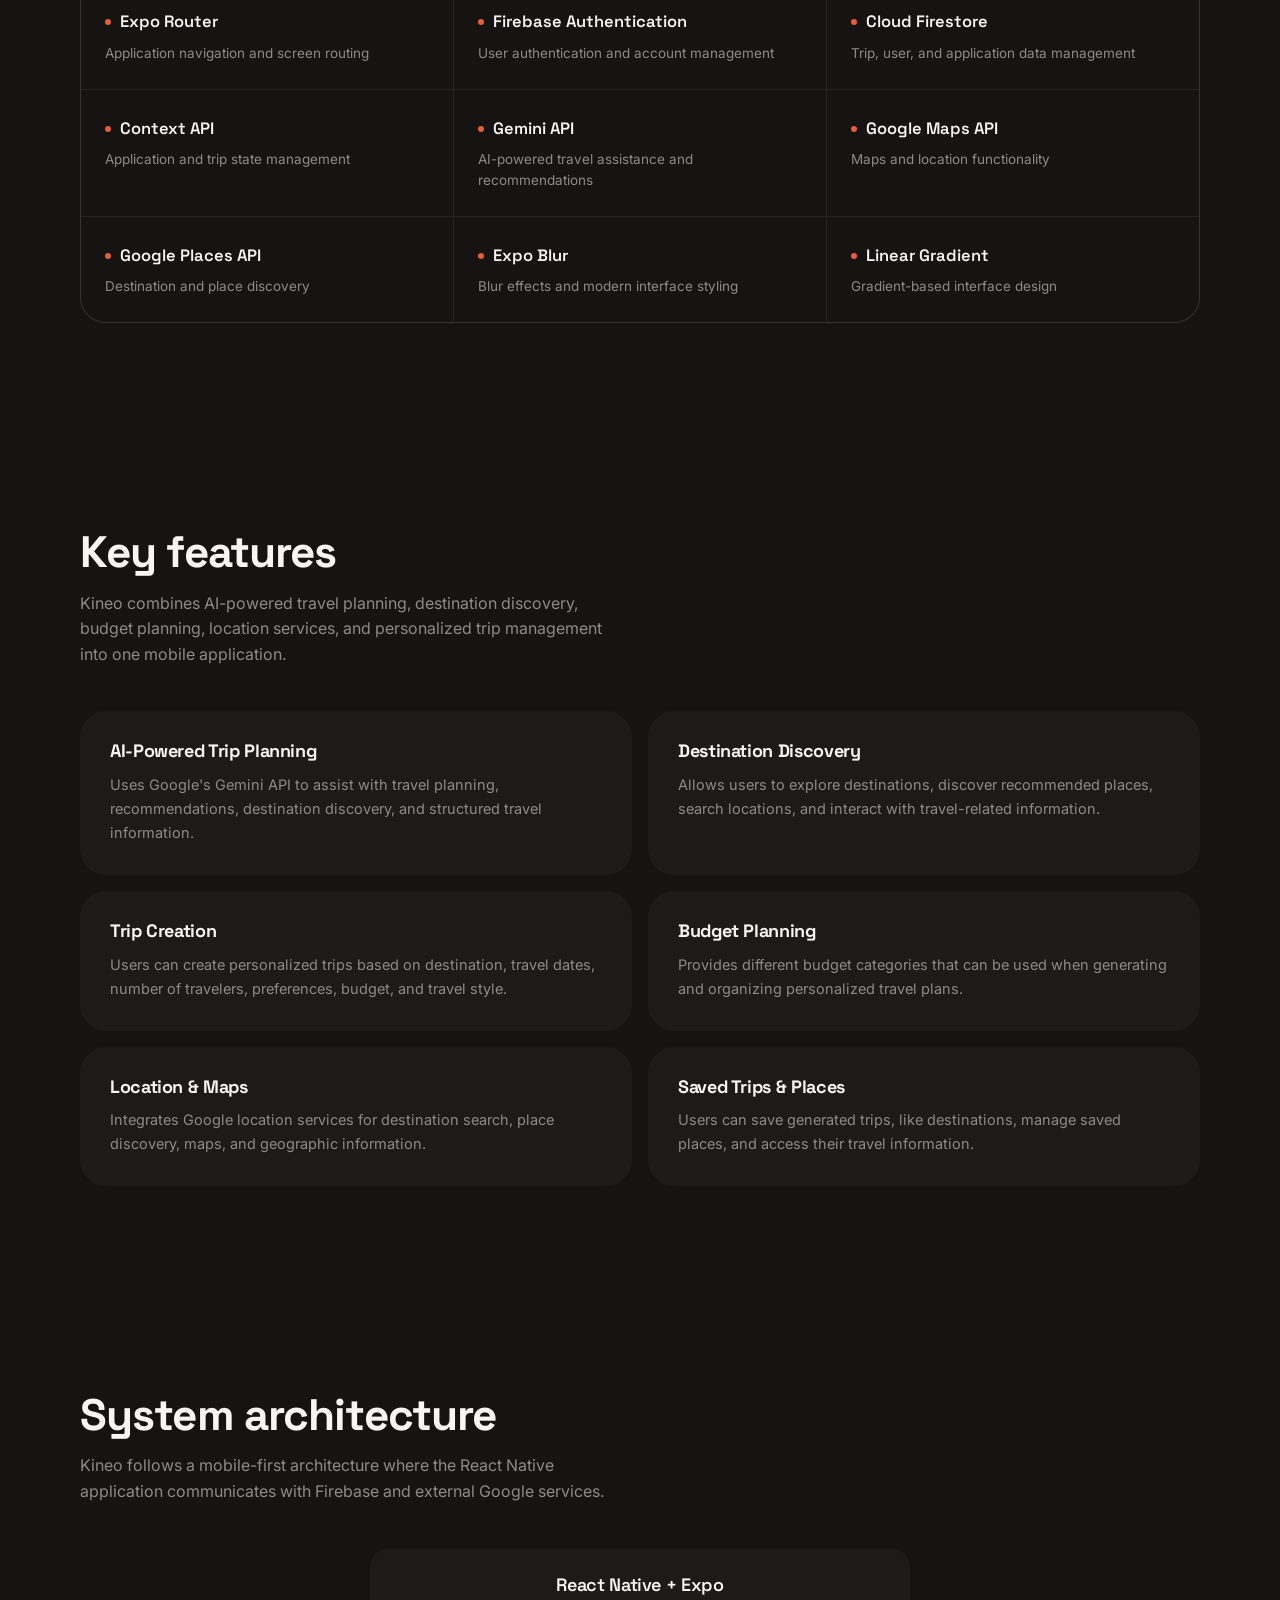
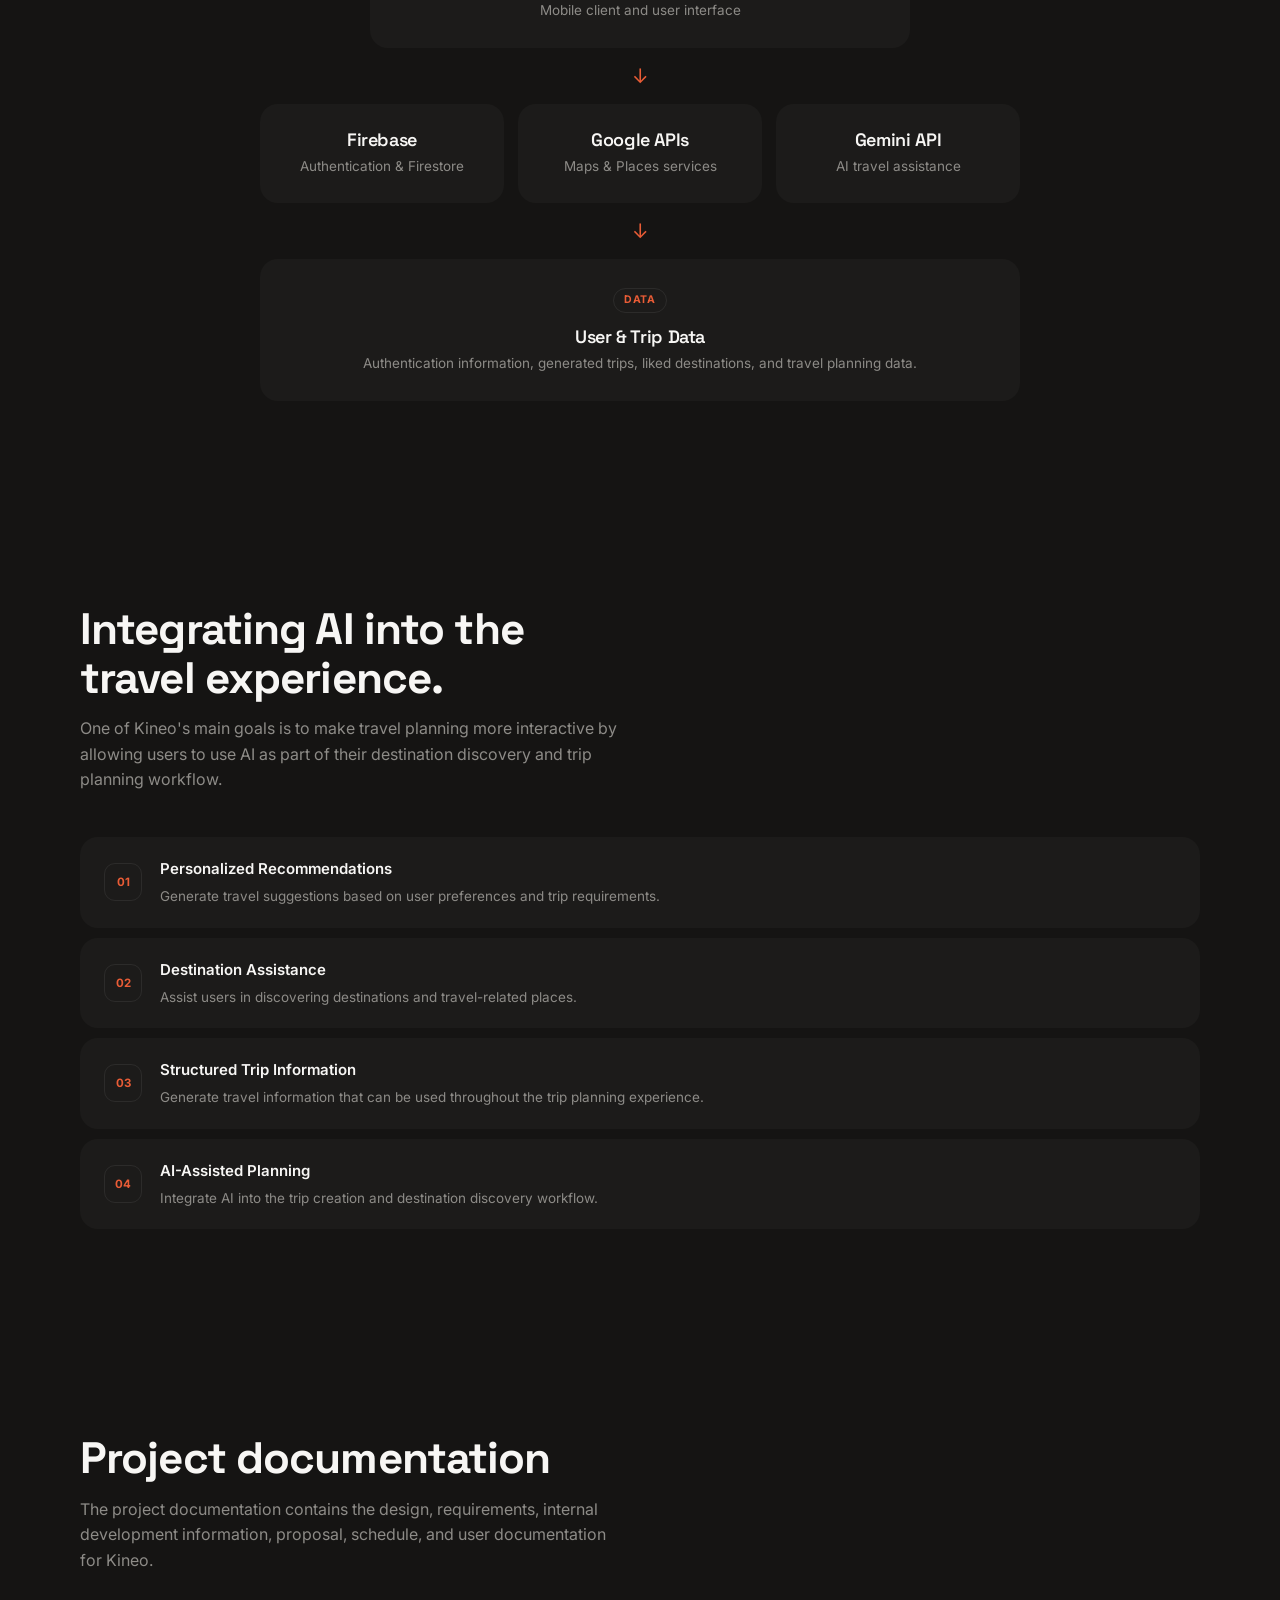
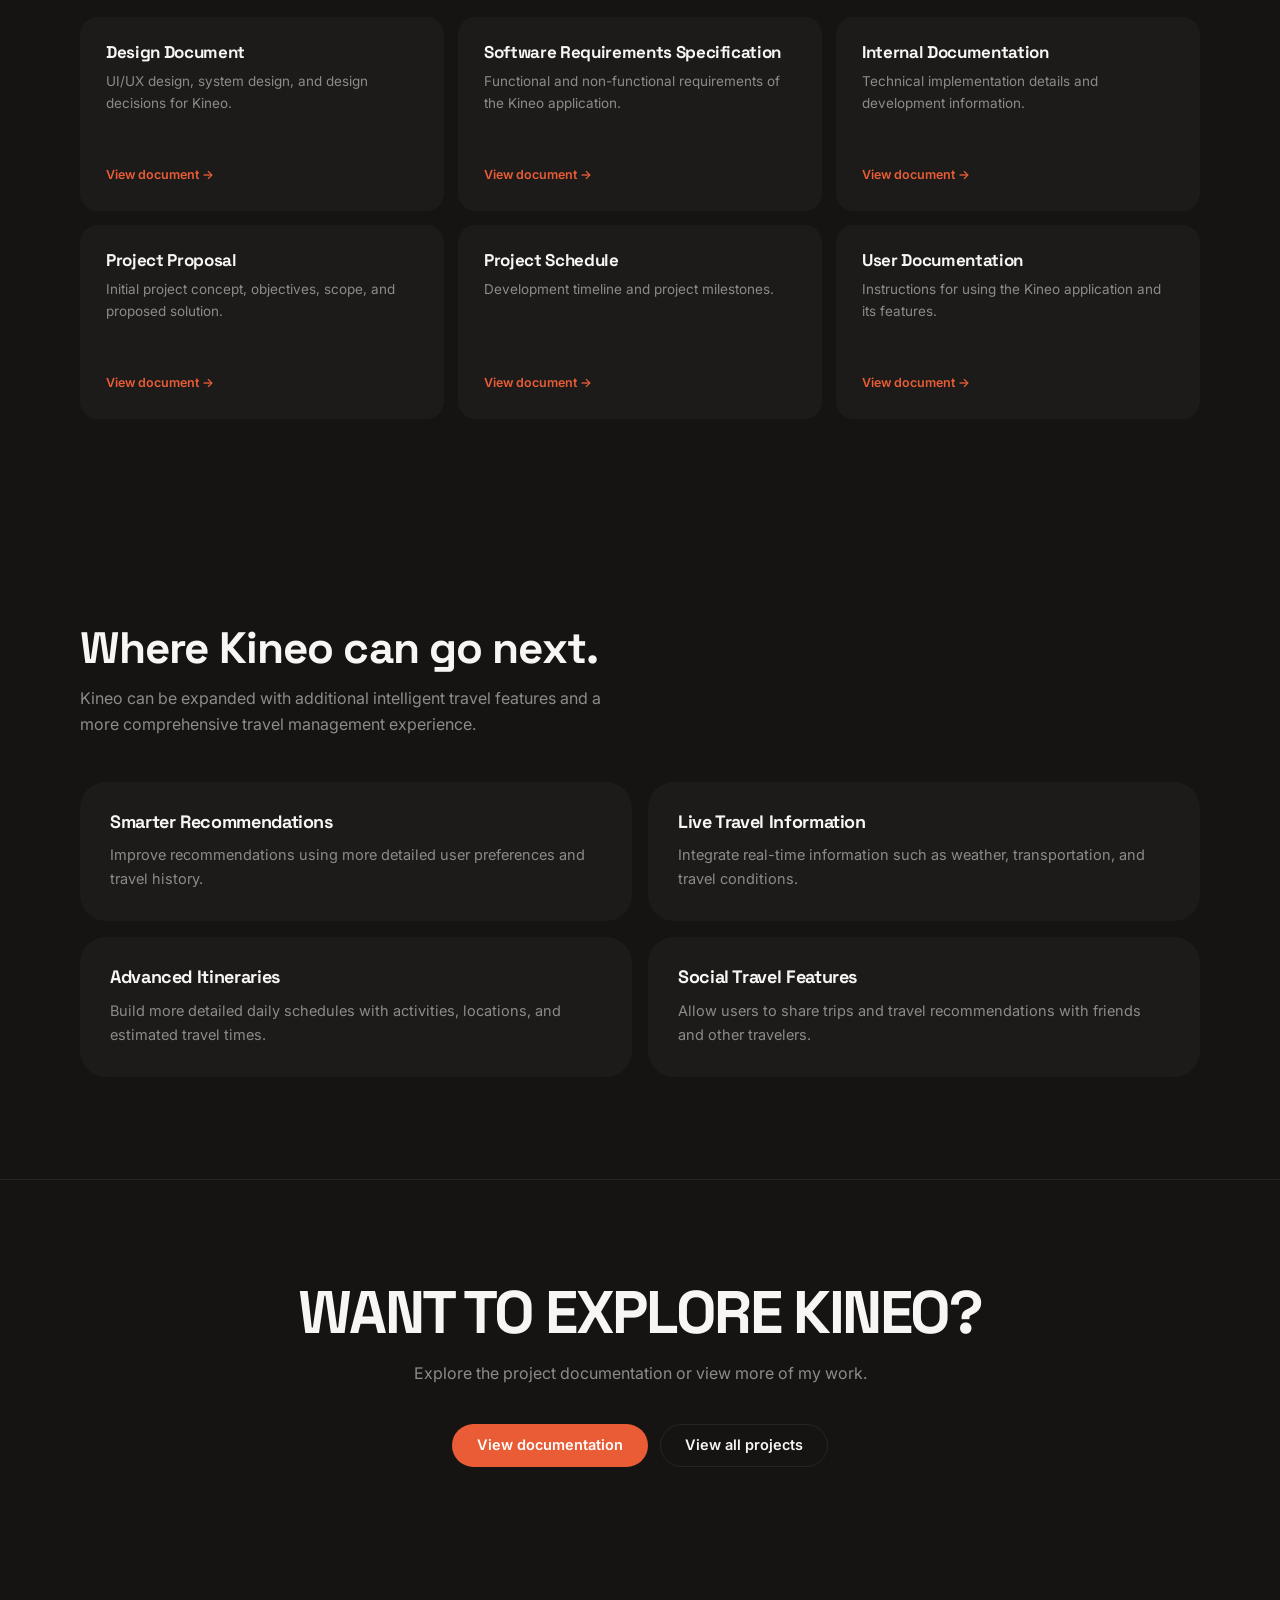
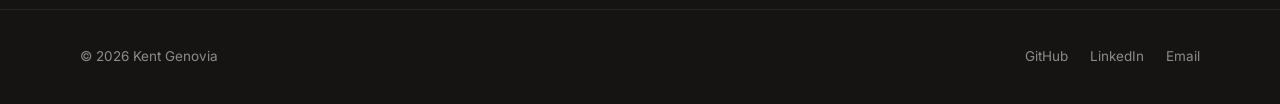
<file: projects/kineo.html>
<!DOCTYPE html>
<html lang="en" data-theme="dark">
<head>
<meta charset="UTF-8">
<meta name="viewport" content="width=device-width, initial-scale=1.0">

<title>Kineo — AI Travel Planner | Kent Genovia</title>

<meta name="description" content="Kineo — An AI-powered mobile travel planning application built with React Native, Expo, Firebase, Google Maps, Google Places, and Gemini API.">
<meta name="theme-color" content="#151413">

<link rel="preconnect" href="https://fonts.googleapis.com">
<link rel="preconnect" href="https://fonts.gstatic.com" crossorigin>
<link href="https://fonts.googleapis.com/css2?family=Space+Grotesk:wght@400;500;600;700&family=Inter:wght@400;500;600&display=swap" rel="stylesheet">

<link rel="stylesheet" href="../styles.css">

<script>
  (function () {
    try {
      var saved = localStorage.getItem('kg-theme');
      if (saved) document.documentElement.setAttribute('data-theme', saved);
    } catch (e) {}

    // Arm the scroll reveals before first paint. Without this class the
    // content is simply visible, so no-JS visitors still see everything.
    if ('IntersectionObserver' in window &&
        !window.matchMedia('(prefers-reduced-motion: reduce)').matches) {
      document.documentElement.classList.add('reveal-ready');
    }
  })();
</script>

</head>

<body>

<header class="site-header">

  <nav class="nav-pill" aria-label="Main">

    <a class="brand" href="../index.html">Kent Genovia<span class="dot">.</span></a>

    <div class="nav-links">
      <a href="../index.html#work">Work</a>
      <a href="../index.html#about">About</a>
      <a href="../index.html#stack">Stack</a>
      <a href="../index.html#contact">Contact</a>
    </div>

    <span class="nav-divider" aria-hidden="true"></span>

    <div class="nav-right">

      <a class="icon-btn" href="https://github.com/genoviakent12-rgb" target="_blank" rel="noopener" aria-label="GitHub profile">
        <svg width="17" height="17" viewBox="0 0 24 24" fill="currentColor" aria-hidden="true">
          <path d="M12 .5C5.73.5.5 5.73.5 12a11.5 11.5 0 0 0 7.86 10.94c.57.1.79-.25.79-.55v-2.14c-3.2.7-3.88-1.36-3.88-1.36-.52-1.33-1.28-1.69-1.28-1.69-1.05-.72.08-.7.08-.7 1.16.08 1.77 1.19 1.77 1.19 1.03 1.77 2.71 1.26 3.37.96.1-.75.4-1.26.73-1.55-2.56-.29-5.25-1.28-5.25-5.7 0-1.26.45-2.29 1.19-3.1-.12-.29-.52-1.47.11-3.06 0 0 .97-.31 3.18 1.18a11 11 0 0 1 5.79 0c2.2-1.49 3.18-1.18 3.18-1.18.63 1.59.23 2.77.11 3.06.74.81 1.18 1.84 1.18 3.1 0 4.43-2.69 5.4-5.26 5.69.41.36.78 1.06.78 2.14v3.17c0 .3.21.66.79.55A11.5 11.5 0 0 0 23.5 12C23.5 5.73 18.27.5 12 .5Z"/>
        </svg>
      </a>

      <button class="icon-btn" id="theme-toggle" aria-label="Switch to light theme" title="Switch to light theme">
        <svg id="theme-icon" width="17" height="17" viewBox="0 0 24 24" fill="none" stroke="currentColor" stroke-width="1.7" stroke-linecap="round" stroke-linejoin="round" aria-hidden="true">
          <path d="M21 12.8A9 9 0 1 1 11.2 3a7 7 0 0 0 9.8 9.8Z"/>
        </svg>
      </button>

      <button class="icon-btn nav-toggle" id="nav-toggle" aria-label="Open menu" aria-expanded="false" aria-controls="nav-menu">
        <svg width="18" height="18" viewBox="0 0 24 24" fill="none" stroke="currentColor" stroke-width="1.8" stroke-linecap="round" aria-hidden="true">
          <path d="M4 7h16M4 12h16M4 17h16"/>
        </svg>
      </button>

    </div>

  </nav>

  <div class="nav-menu" id="nav-menu">
    <a href="../index.html#work">Work</a>
    <a href="../index.html#about">About</a>
    <a href="../index.html#stack">Stack</a>
    <a href="../index.html#contact">Contact</a>
  </div>

</header>


<main>

  <!-- PROJECT HERO -->

  <section class="project-hero">
    <div class="wrap">

      <a class="back-link" href="../index.html#work">
        <svg width="16" height="16" viewBox="0 0 24 24" fill="none" stroke="currentColor" stroke-width="2" stroke-linecap="round" stroke-linejoin="round" aria-hidden="true">
          <path d="M19 12H5m6-6-6 6 6 6"/>
        </svg>
        Back to projects
      </a>

      <div class="project-label">Mobile Application · AI · Travel</div>

      <h1>Kineo</h1>

      <p class="project-subtitle">
        An AI-powered mobile travel planning application that helps
        users discover destinations, generate personalized travel plans,
        organize trips, and estimate travel budgets.
      </p>

      <div class="project-actions">

        <a class="btn btn-primary" href="#documentation">
          View documentation
        </a>

        <a class="btn btn-ghost" href="https://github.com/genoviakent12-rgb" target="_blank" rel="noopener">
          View on GitHub
        </a>

      </div>

    </div>
  </section>


  <!-- OVERVIEW -->

  <section class="section">
    <div class="wrap">

      <div class="project-info-grid">

        <div data-reveal>

          <div class="project-number">01 — Overview</div>

          <h2>AI-assisted travel planning in one mobile application.</h2>

          <p>
            Planning a trip can often require users to search across
            multiple platforms for destinations, activities, locations,
            budgets, and itineraries.
          </p>

          <p>
            Kineo aims to simplify this process by providing a centralized
            mobile application where users can discover destinations,
            generate personalized travel plans, organize trips, and receive
            AI-powered recommendations.
          </p>

          <p>
            The application combines a React Native and Expo mobile
            interface with Firebase services, Google Maps and location
            services, and Google's Gemini API.
          </p>

        </div>

        <div class="fact-list" data-reveal data-reveal-delay="80">
          <div><span>Type</span><strong>Mobile application</strong></div>
          <div><span>Frontend</span><strong>React Native · Expo</strong></div>
          <div><span>State</span><strong>Context API</strong></div>
          <div><span>Cloud</span><strong>Firebase Auth · Firestore</strong></div>
          <div><span>Services</span><strong>Google Maps · Places · Gemini</strong></div>
        </div>

      </div>

    </div>
  </section>


  <!-- TECHNOLOGY STACK -->

  <section class="section">
    <div class="wrap">

      <div class="section-head" data-reveal>
        <h2>Technology stack</h2>
        <p>
          Technologies used to build Kineo's mobile application,
          cloud services, location functionality, AI features,
          and interactive user experience.
        </p>
      </div>

      <div class="tech-grid" data-reveal>

        <div class="tech-item">
          <strong>React Native</strong>
          <span>Cross-platform mobile application development</span>
        </div>

        <div class="tech-item">
          <strong>Expo</strong>
          <span>Mobile development environment and tooling</span>
        </div>

        <div class="tech-item">
          <strong>JavaScript</strong>
          <span>Application logic and interactions</span>
        </div>

        <div class="tech-item">
          <strong>Expo Router</strong>
          <span>Application navigation and screen routing</span>
        </div>

        <div class="tech-item">
          <strong>Firebase Authentication</strong>
          <span>User authentication and account management</span>
        </div>

        <div class="tech-item">
          <strong>Cloud Firestore</strong>
          <span>Trip, user, and application data management</span>
        </div>

        <div class="tech-item">
          <strong>Context API</strong>
          <span>Application and trip state management</span>
        </div>

        <div class="tech-item">
          <strong>Gemini API</strong>
          <span>AI-powered travel assistance and recommendations</span>
        </div>

        <div class="tech-item">
          <strong>Google Maps API</strong>
          <span>Maps and location functionality</span>
        </div>

        <div class="tech-item">
          <strong>Google Places API</strong>
          <span>Destination and place discovery</span>
        </div>

        <div class="tech-item">
          <strong>Expo Blur</strong>
          <span>Blur effects and modern interface styling</span>
        </div>

        <div class="tech-item">
          <strong>Linear Gradient</strong>
          <span>Gradient-based interface design</span>
        </div>

      </div>

    </div>
  </section>


  <!-- KEY FEATURES -->

  <section class="section">
    <div class="wrap">

      <div class="section-head" data-reveal>
        <h2>Key features</h2>
        <p>
          Kineo combines AI-powered travel planning, destination
          discovery, budget planning, location services, and
          personalized trip management into one mobile application.
        </p>
      </div>

      <div class="feature-grid">

        <div class="feature" data-reveal>
          <h3>AI-Powered Trip Planning</h3>
          <p>
            Uses Google's Gemini API to assist with travel planning,
            recommendations, destination discovery, and structured
            travel information.
          </p>
        </div>

        <div class="feature" data-reveal data-reveal-delay="60">
          <h3>Destination Discovery</h3>
          <p>
            Allows users to explore destinations, discover recommended
            places, search locations, and interact with travel-related
            information.
          </p>
        </div>

        <div class="feature" data-reveal data-reveal-delay="120">
          <h3>Trip Creation</h3>
          <p>
            Users can create personalized trips based on destination,
            travel dates, number of travelers, preferences, budget,
            and travel style.
          </p>
        </div>

        <div class="feature" data-reveal data-reveal-delay="60">
          <h3>Budget Planning</h3>
          <p>
            Provides different budget categories that can be used when
            generating and organizing personalized travel plans.
          </p>
        </div>

        <div class="feature" data-reveal data-reveal-delay="120">
          <h3>Location &amp; Maps</h3>
          <p>
            Integrates Google location services for destination search,
            place discovery, maps, and geographic information.
          </p>
        </div>

        <div class="feature" data-reveal data-reveal-delay="180">
          <h3>Saved Trips &amp; Places</h3>
          <p>
            Users can save generated trips, like destinations, manage
            saved places, and access their travel information.
          </p>
        </div>

      </div>

    </div>
  </section>

  <!-- SYSTEM ARCHITECTURE -->

  <section class="section">
    <div class="wrap">

      <div class="section-head" data-reveal>
        <h2>System architecture</h2>
        <p>
          Kineo follows a mobile-first architecture where the
          React Native application communicates with Firebase
          and external Google services.
        </p>
      </div>

      <div class="architecture" data-reveal>

        <div class="architecture-box">
          <h3>React Native + Expo</h3>
          <p>Mobile client and user interface</p>
        </div>

        <div class="architecture-arrow" aria-hidden="true">↓</div>

        <div class="architecture-row">

          <div class="architecture-box">
            <h3>Firebase</h3>
            <p>Authentication &amp; Firestore</p>
          </div>

          <div class="architecture-box">
            <h3>Google APIs</h3>
            <p>Maps &amp; Places services</p>
          </div>

          <div class="architecture-box">
            <h3>Gemini API</h3>
            <p>AI travel assistance</p>
          </div>

        </div>

        <div class="architecture-arrow" aria-hidden="true">↓</div>

        <div class="architecture-box architecture-box-wide">
          <span class="architecture-number">DATA</span>
          <h3>User &amp; Trip Data</h3>
          <p>
            Authentication information, generated trips,
            liked destinations, and travel planning data.
          </p>
        </div>

      </div>

    </div>
  </section>


  <!-- AI INTEGRATION -->

  <section class="section">
    <div class="wrap">

      <div class="section-head" data-reveal>
        <h2>Integrating AI into the travel experience.</h2>
        <p>
          One of Kineo's main goals is to make travel planning
          more interactive by allowing users to use AI as part
          of their destination discovery and trip planning workflow.
        </p>
      </div>

      <div class="api-list">

        <div class="api-item" data-reveal>
          <span class="api-number">01</span>
          <div>
            <strong>Personalized Recommendations</strong>
            <p>
              Generate travel suggestions based on user preferences
              and trip requirements.
            </p>
          </div>
        </div>

        <div class="api-item" data-reveal data-reveal-delay="50">
          <span class="api-number">02</span>
          <div>
            <strong>Destination Assistance</strong>
            <p>
              Assist users in discovering destinations and
              travel-related places.
            </p>
          </div>
        </div>

        <div class="api-item" data-reveal data-reveal-delay="100">
          <span class="api-number">03</span>
          <div>
            <strong>Structured Trip Information</strong>
            <p>
              Generate travel information that can be used
              throughout the trip planning experience.
            </p>
          </div>
        </div>

        <div class="api-item" data-reveal data-reveal-delay="150">
          <span class="api-number">04</span>
          <div>
            <strong>AI-Assisted Planning</strong>
            <p>
              Integrate AI into the trip creation and destination
              discovery workflow.
            </p>
          </div>
        </div>

      </div>

    </div>
  </section>


  <!-- DOCUMENTATION -->

  <section class="section" id="documentation">
    <div class="wrap">

      <div class="section-head" data-reveal>
        <h2>Project documentation</h2>
        <p>
          The project documentation contains the design, requirements,
          internal development information, proposal, schedule, and
          user documentation for Kineo.
        </p>
      </div>

      <div class="documentation-grid">

        <a href="DESIGN_DOCUMENT.pdf" target="_blank" rel="noopener" class="documentation-card" data-reveal>
          <h3>Design Document</h3>
          <p>UI/UX design, system design, and design decisions for Kineo.</p>
          <span class="documentation-link">View document →</span>
        </a>

        <a href="Kineo_SRS.pdf" target="_blank" rel="noopener" class="documentation-card" data-reveal data-reveal-delay="50">
          <h3>Software Requirements Specification</h3>
          <p>Functional and non-functional requirements of the Kineo application.</p>
          <span class="documentation-link">View document →</span>
        </a>

        <a href="INTERNAL_DOCUMENTATION.pdf" target="_blank" rel="noopener" class="documentation-card" data-reveal data-reveal-delay="100">
          <h3>Internal Documentation</h3>
          <p>Technical implementation details and development information.</p>
          <span class="documentation-link">View document →</span>
        </a>

        <a href="PROJECT_PROPOSAL_KINEO.pdf" target="_blank" rel="noopener" class="documentation-card" data-reveal data-reveal-delay="50">
          <h3>Project Proposal</h3>
          <p>Initial project concept, objectives, scope, and proposed solution.</p>
          <span class="documentation-link">View document →</span>
        </a>

        <a href="PROJECT_SCHEDULE.pdf" target="_blank" rel="noopener" class="documentation-card" data-reveal data-reveal-delay="100">
          <h3>Project Schedule</h3>
          <p>Development timeline and project milestones.</p>
          <span class="documentation-link">View document →</span>
        </a>

        <a href="USER_DOCUMENTATION.pdf" target="_blank" rel="noopener" class="documentation-card" data-reveal data-reveal-delay="150">
          <h3>User Documentation</h3>
          <p>Instructions for using the Kineo application and its features.</p>
          <span class="documentation-link">View document →</span>
        </a>

      </div>

    </div>
  </section>


  <!-- FUTURE DEVELOPMENT -->

  <section class="section">
    <div class="wrap">

      <div class="section-head" data-reveal>
        <h2>Where Kineo can go next.</h2>
        <p>
          Kineo can be expanded with additional intelligent travel
          features and a more comprehensive travel management experience.
        </p>
      </div>

      <div class="feature-grid">

        <div class="feature" data-reveal>
          <h3>Smarter Recommendations</h3>
          <p>
            Improve recommendations using more detailed user
            preferences and travel history.
          </p>
        </div>

        <div class="feature" data-reveal data-reveal-delay="60">
          <h3>Live Travel Information</h3>
          <p>
            Integrate real-time information such as weather,
            transportation, and travel conditions.
          </p>
        </div>

        <div class="feature" data-reveal data-reveal-delay="120">
          <h3>Advanced Itineraries</h3>
          <p>
            Build more detailed daily schedules with activities,
            locations, and estimated travel times.
          </p>
        </div>

        <div class="feature" data-reveal data-reveal-delay="180">
          <h3>Social Travel Features</h3>
          <p>
            Allow users to share trips and travel recommendations
            with friends and other travelers.
          </p>
        </div>

      </div>

    </div>
  </section>


  <!-- CTA -->

  <section class="cta">
    <div class="wrap">

      <h2>Want to explore Kineo?</h2>

      <p>Explore the project documentation or view more of my work.</p>

      <div class="project-actions">

        <a class="btn btn-primary" href="#documentation">
          View documentation
        </a>

        <a class="btn btn-ghost" href="../index.html#work">
          View all projects
        </a>

      </div>

    </div>
  </section>

</main>


<footer class="site-footer">
  <div class="wrap">
    <span>© 2026 Kent Genovia</span>
    <div class="foot-links">
      <a href="https://github.com/genoviakent12-rgb" target="_blank" rel="noopener">GitHub</a>
      <a href="http://www.linkedin.com/in/kent-genovia-6a03a72a3" target="_blank" rel="noopener">LinkedIn</a>
      <a href="mailto:genovia.kent12@gmail.com">Email</a>
    </div>
  </div>
</footer>

<script src="../script.js"></script>

</body>
</html>
</file>
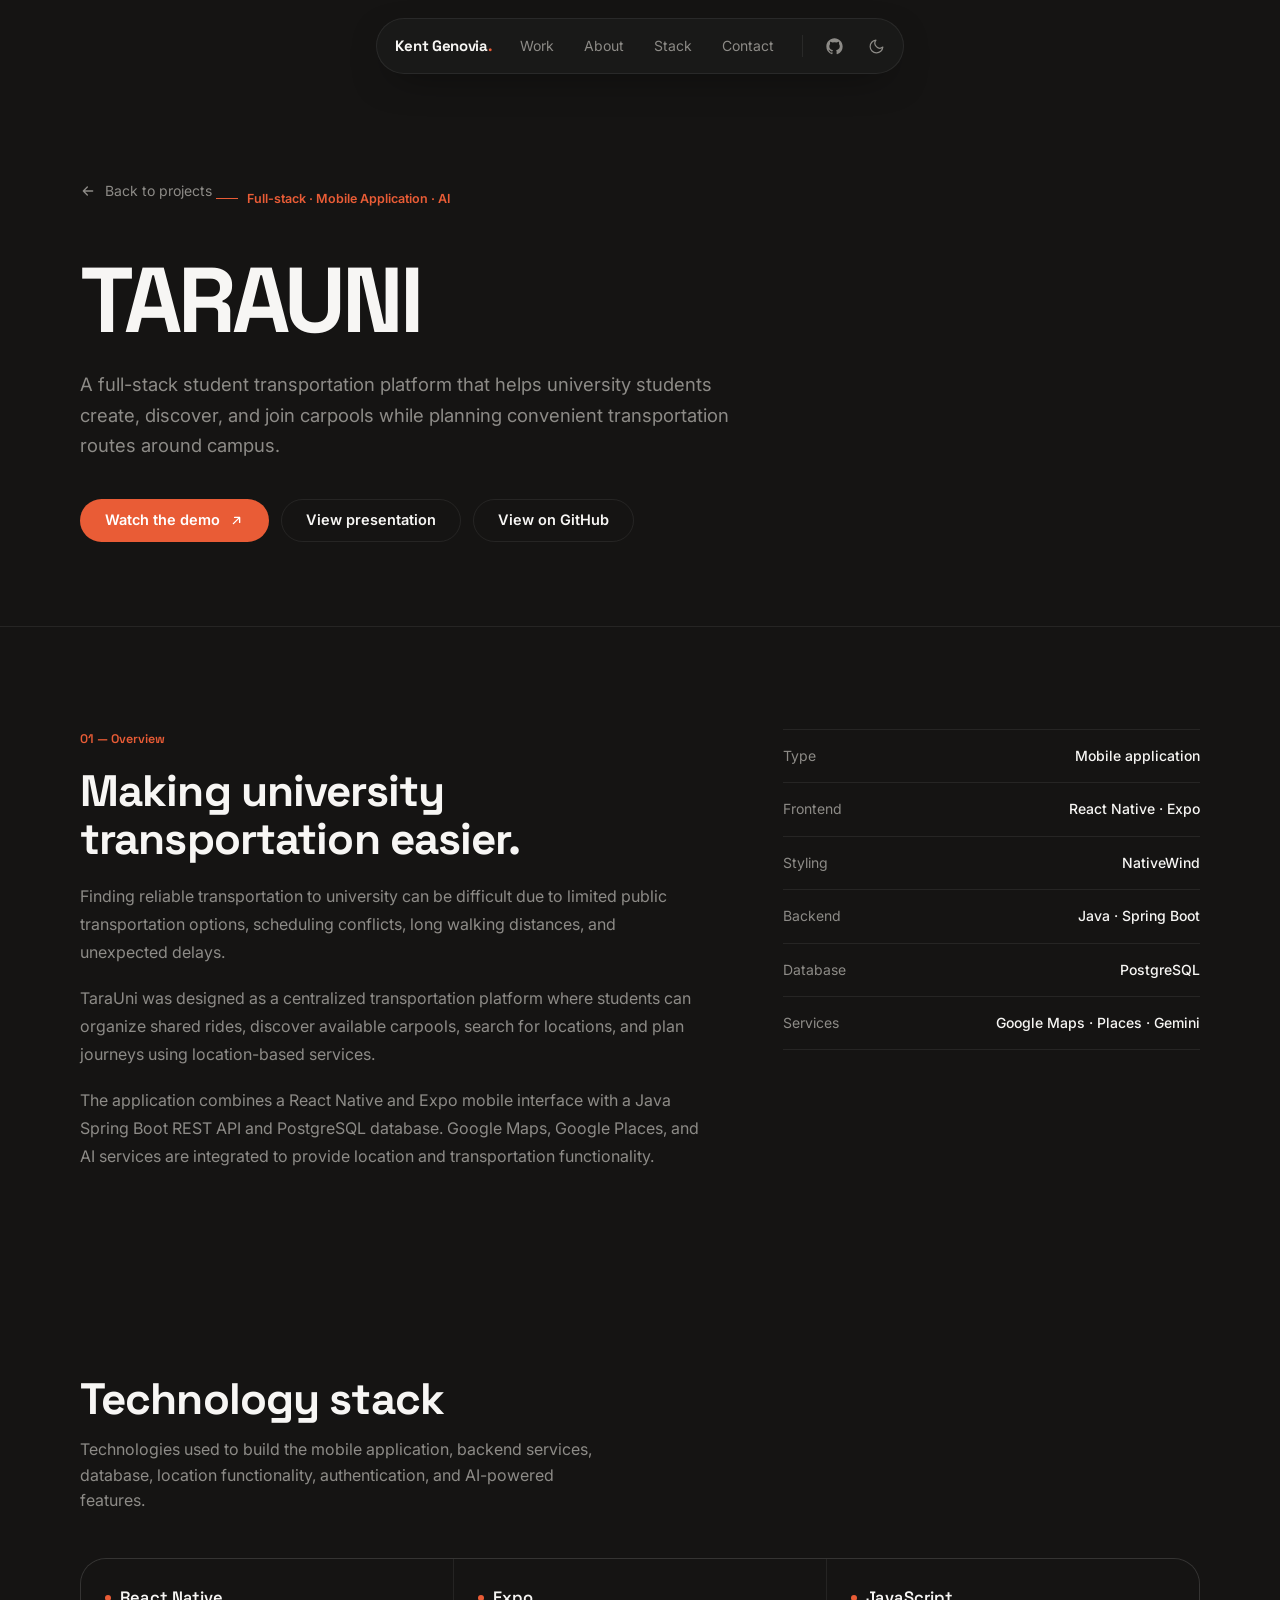
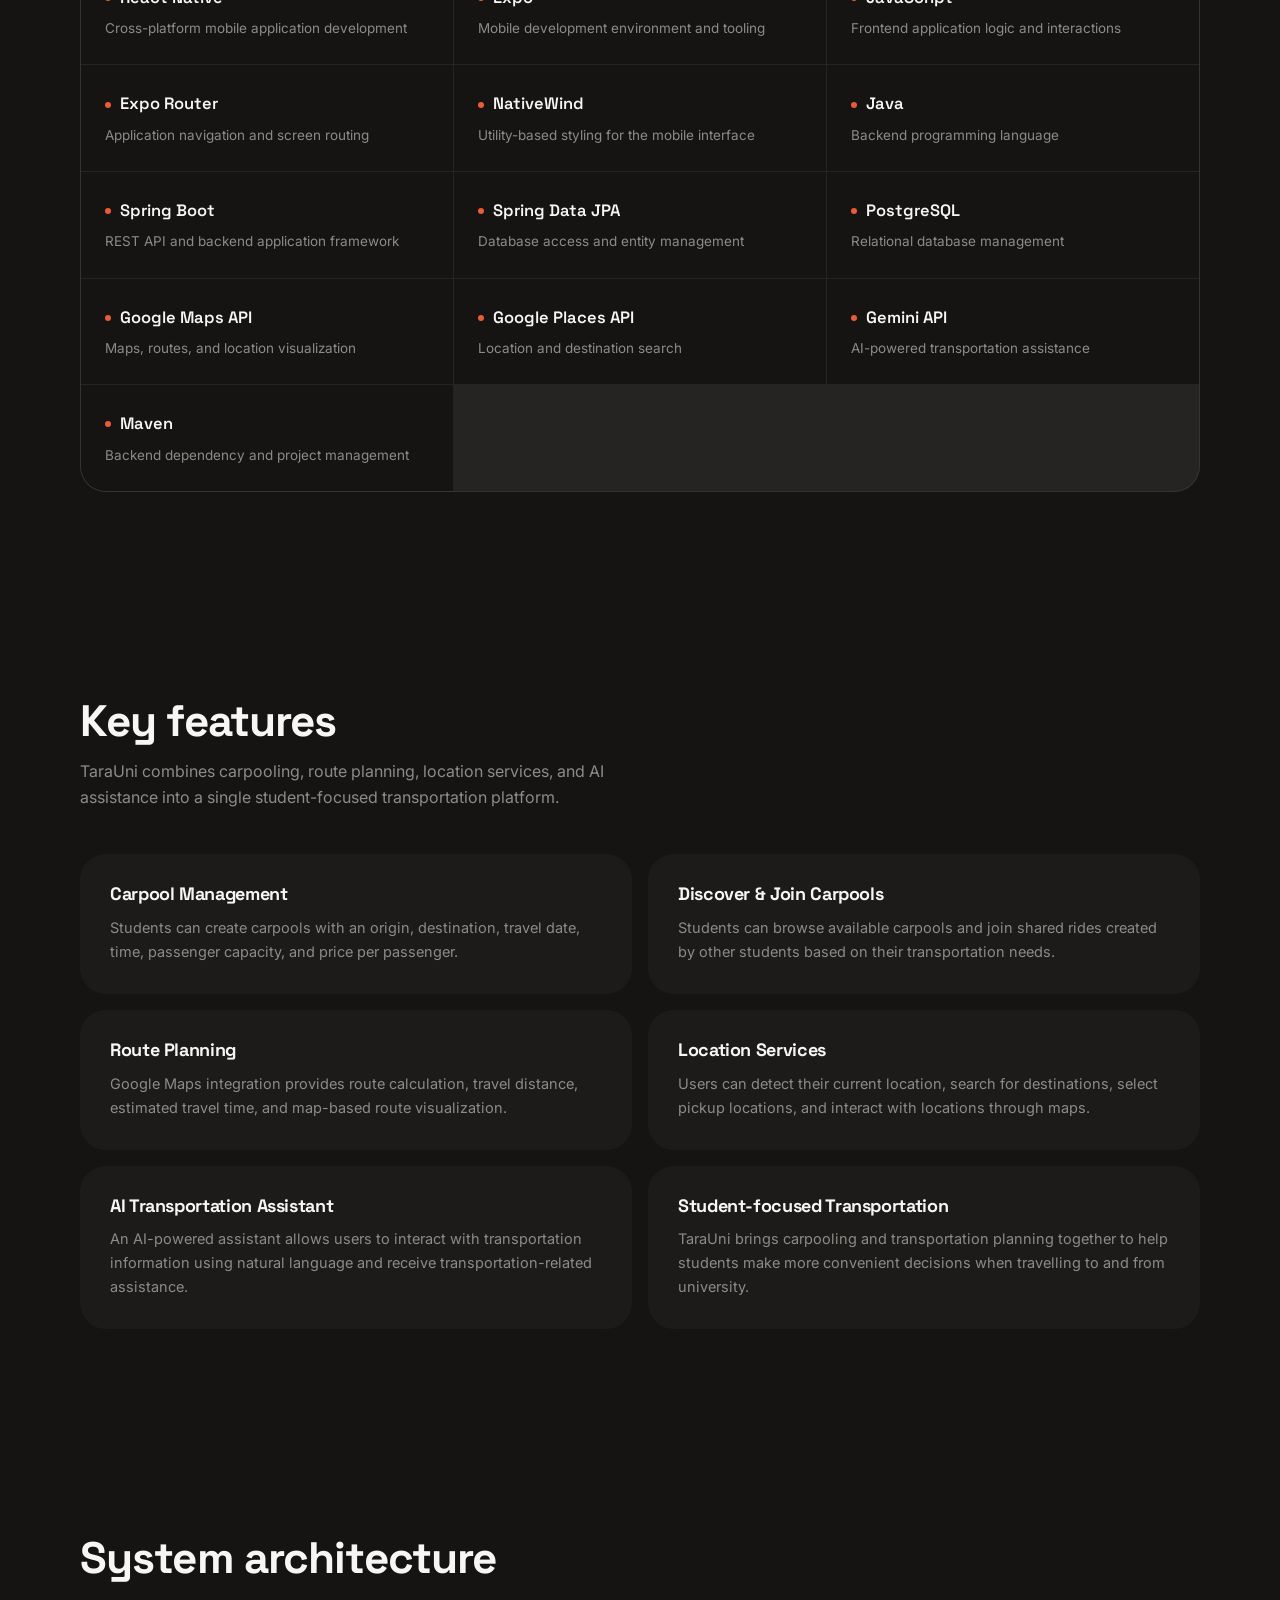
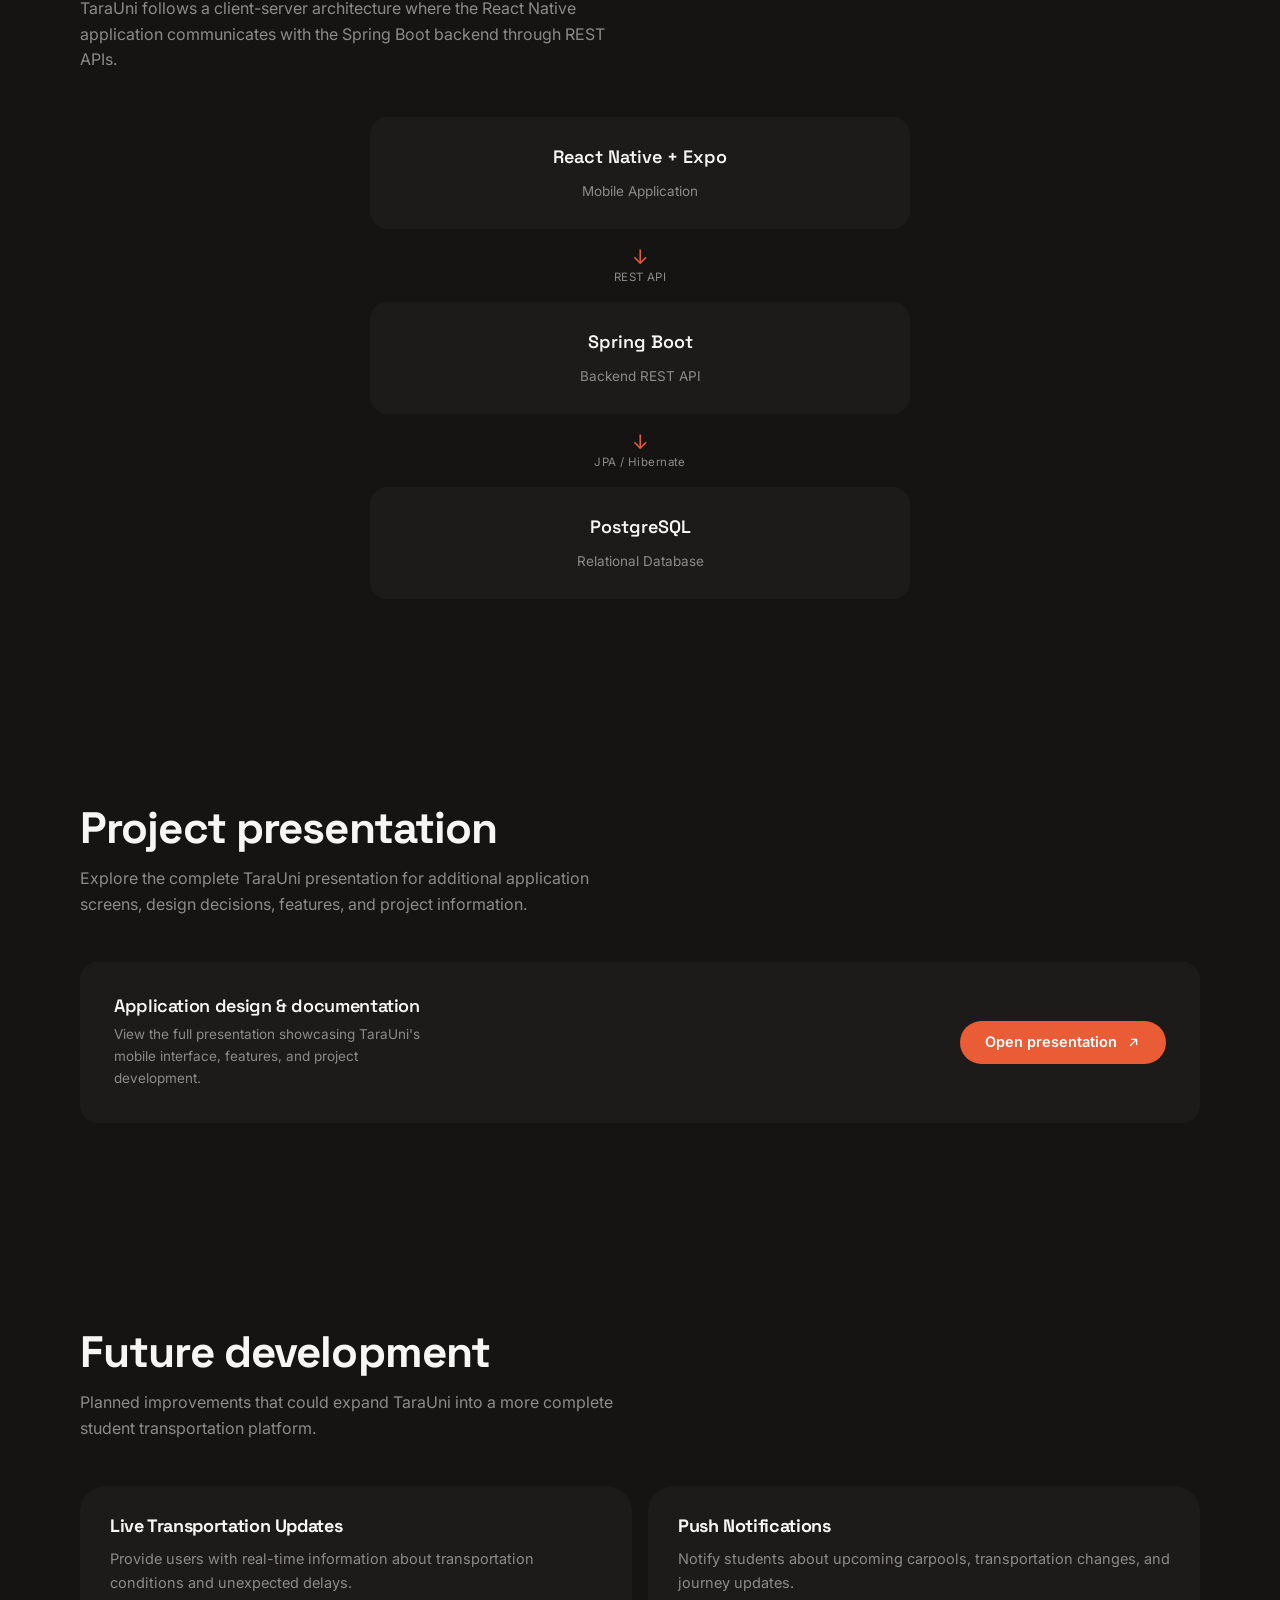
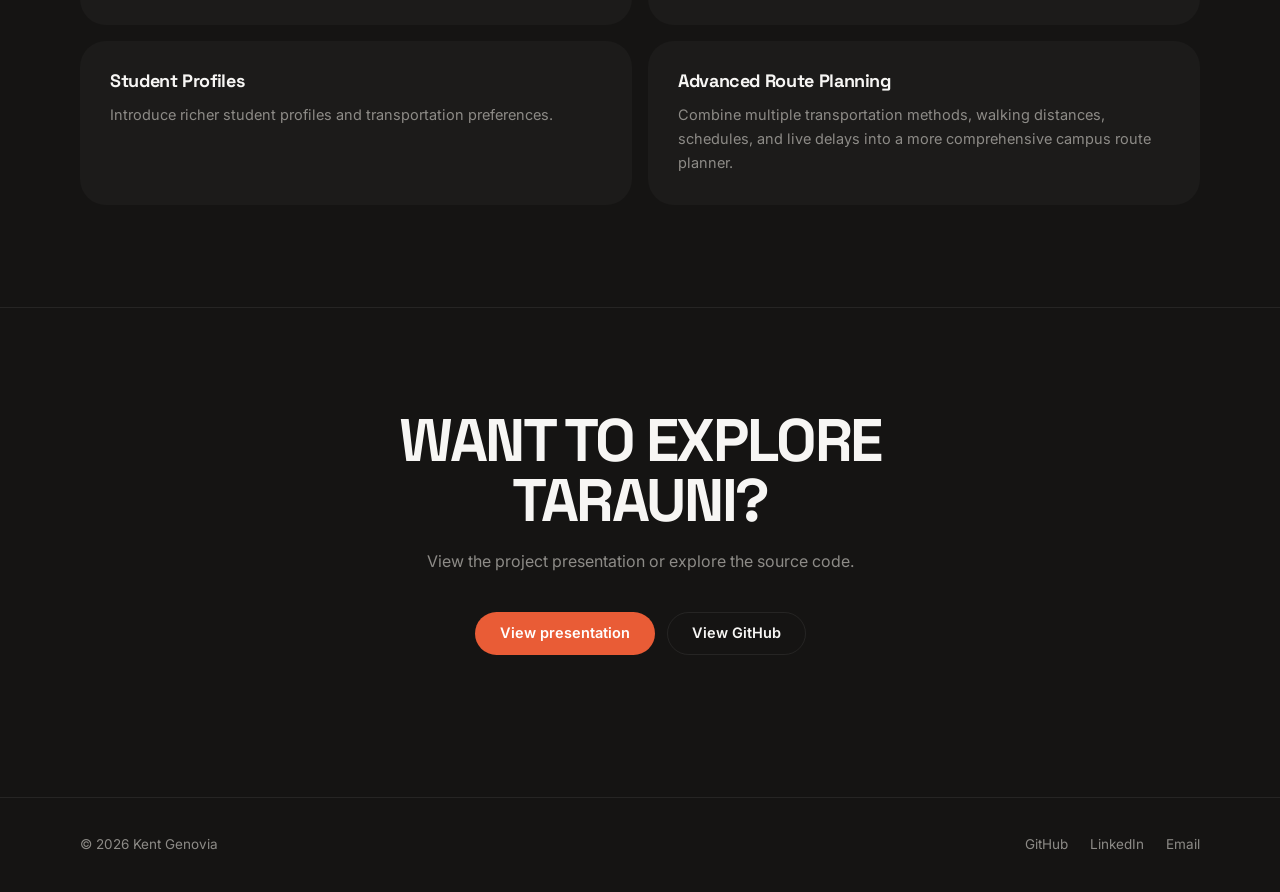
<file: projects/tarauni.html>
<!DOCTYPE html>
<html lang="en" data-theme="dark">
<head>
<meta charset="UTF-8">
<meta name="viewport" content="width=device-width, initial-scale=1.0">

<title>TaraUni — Kent Genovia</title>

<meta name="description" content="TaraUni — A full-stack student transportation platform built with React Native, Expo, Spring Boot, PostgreSQL, Google Maps, Google Places, and Gemini API.">
<meta name="theme-color" content="#151413">

<link rel="preconnect" href="https://fonts.googleapis.com">
<link rel="preconnect" href="https://fonts.gstatic.com" crossorigin>
<link href="https://fonts.googleapis.com/css2?family=Space+Grotesk:wght@400;500;600;700&family=Inter:wght@400;500;600&display=swap" rel="stylesheet">

<link rel="stylesheet" href="../styles.css">

<script>
  (function () {
    try {
      var saved = localStorage.getItem('kg-theme');
      if (saved) document.documentElement.setAttribute('data-theme', saved);
    } catch (e) {}

    // Arm the scroll reveals before first paint. Without this class the
    // content is simply visible, so no-JS visitors still see everything.
    if ('IntersectionObserver' in window &&
        !window.matchMedia('(prefers-reduced-motion: reduce)').matches) {
      document.documentElement.classList.add('reveal-ready');
    }
  })();
</script>

</head>

<body>

<header class="site-header">

  <nav class="nav-pill" aria-label="Main">

    <a class="brand" href="../index.html">Kent Genovia<span class="dot">.</span></a>

    <div class="nav-links">
      <a href="../index.html#work">Work</a>
      <a href="../index.html#about">About</a>
      <a href="../index.html#stack">Stack</a>
      <a href="../index.html#contact">Contact</a>
    </div>

    <span class="nav-divider" aria-hidden="true"></span>

    <div class="nav-right">

      <a class="icon-btn" href="https://github.com/genoviakent12-rgb" target="_blank" rel="noopener" aria-label="GitHub profile">
        <svg width="17" height="17" viewBox="0 0 24 24" fill="currentColor" aria-hidden="true">
          <path d="M12 .5C5.73.5.5 5.73.5 12a11.5 11.5 0 0 0 7.86 10.94c.57.1.79-.25.79-.55v-2.14c-3.2.7-3.88-1.36-3.88-1.36-.52-1.33-1.28-1.69-1.28-1.69-1.05-.72.08-.7.08-.7 1.16.08 1.77 1.19 1.77 1.19 1.03 1.77 2.71 1.26 3.37.96.1-.75.4-1.26.73-1.55-2.56-.29-5.25-1.28-5.25-5.7 0-1.26.45-2.29 1.19-3.1-.12-.29-.52-1.47.11-3.06 0 0 .97-.31 3.18 1.18a11 11 0 0 1 5.79 0c2.2-1.49 3.18-1.18 3.18-1.18.63 1.59.23 2.77.11 3.06.74.81 1.18 1.84 1.18 3.1 0 4.43-2.69 5.4-5.26 5.69.41.36.78 1.06.78 2.14v3.17c0 .3.21.66.79.55A11.5 11.5 0 0 0 23.5 12C23.5 5.73 18.27.5 12 .5Z"/>
        </svg>
      </a>

      <button class="icon-btn" id="theme-toggle" aria-label="Switch to light theme" title="Switch to light theme">
        <svg id="theme-icon" width="17" height="17" viewBox="0 0 24 24" fill="none" stroke="currentColor" stroke-width="1.7" stroke-linecap="round" stroke-linejoin="round" aria-hidden="true">
          <path d="M21 12.8A9 9 0 1 1 11.2 3a7 7 0 0 0 9.8 9.8Z"/>
        </svg>
      </button>

      <button class="icon-btn nav-toggle" id="nav-toggle" aria-label="Open menu" aria-expanded="false" aria-controls="nav-menu">
        <svg width="18" height="18" viewBox="0 0 24 24" fill="none" stroke="currentColor" stroke-width="1.8" stroke-linecap="round" aria-hidden="true">
          <path d="M4 7h16M4 12h16M4 17h16"/>
        </svg>
      </button>

    </div>

  </nav>

  <div class="nav-menu" id="nav-menu">
    <a href="../index.html#work">Work</a>
    <a href="../index.html#about">About</a>
    <a href="../index.html#stack">Stack</a>
    <a href="../index.html#contact">Contact</a>
  </div>

</header>


<main>

  <!-- PROJECT HERO -->

  <section class="project-hero">
    <div class="wrap">

      <a class="back-link" href="../index.html#work">
        <svg width="16" height="16" viewBox="0 0 24 24" fill="none" stroke="currentColor" stroke-width="2" stroke-linecap="round" stroke-linejoin="round" aria-hidden="true">
          <path d="M19 12H5m6-6-6 6 6 6"/>
        </svg>
        Back to projects
      </a>

      <div class="project-label">Full-stack · Mobile Application · AI</div>

      <h1>TaraUni</h1>

      <p class="project-subtitle">
        A full-stack student transportation platform that helps
        university students create, discover, and join carpools
        while planning convenient transportation routes around
        campus.
      </p>

      <div class="project-actions">

        <a class="btn btn-primary" href="https://lnkd.in/p/dzyznuTW" target="_blank" rel="noopener">
          Watch the demo
          <svg width="15" height="15" viewBox="0 0 24 24" fill="none" stroke="currentColor" stroke-width="2.2" stroke-linecap="round" stroke-linejoin="round" aria-hidden="true">
            <path d="M7 17 17 7M9 7h8v8"/>
          </svg>
        </a>

        <a class="btn btn-ghost" href="https://canva.link/h9xnmxtq2svx5wl" target="_blank" rel="noopener">
          View presentation
        </a>

        <a class="btn btn-ghost" href="https://github.com/genoviakent12-rgb" target="_blank" rel="noopener">
          View on GitHub
        </a>

      </div>

    </div>
  </section>


  <!-- OVERVIEW -->

  <section class="section">
    <div class="wrap">

      <div class="project-info-grid">

        <div data-reveal>

          <div class="project-number">01 — Overview</div>

          <h2>Making university transportation easier.</h2>

          <p>
            Finding reliable transportation to university can
            be difficult due to limited public transportation
            options, scheduling conflicts, long walking distances,
            and unexpected delays.
          </p>

          <p>
            TaraUni was designed as a centralized transportation
            platform where students can organize shared rides,
            discover available carpools, search for locations,
            and plan journeys using location-based services.
          </p>

          <p>
            The application combines a React Native and Expo
            mobile interface with a Java Spring Boot REST API
            and PostgreSQL database. Google Maps, Google Places,
            and AI services are integrated to provide location
            and transportation functionality.
          </p>

        </div>

        <div class="fact-list" data-reveal data-reveal-delay="80">
          <div><span>Type</span><strong>Mobile application</strong></div>
          <div><span>Frontend</span><strong>React Native · Expo</strong></div>
          <div><span>Styling</span><strong>NativeWind</strong></div>
          <div><span>Backend</span><strong>Java · Spring Boot</strong></div>
          <div><span>Database</span><strong>PostgreSQL</strong></div>
          <div><span>Services</span><strong>Google Maps · Places · Gemini</strong></div>
        </div>

      </div>

    </div>
  </section>


  <!-- TECHNOLOGY STACK -->

  <section class="section">
    <div class="wrap">

      <div class="section-head" data-reveal>
        <h2>Technology stack</h2>
        <p>
          Technologies used to build the mobile application,
          backend services, database, location functionality,
          authentication, and AI-powered features.
        </p>
      </div>

      <div class="tech-grid" data-reveal>

        <div class="tech-item">
          <strong>React Native</strong>
          <span>Cross-platform mobile application development</span>
        </div>

        <div class="tech-item">
          <strong>Expo</strong>
          <span>Mobile development environment and tooling</span>
        </div>

        <div class="tech-item">
          <strong>JavaScript</strong>
          <span>Frontend application logic and interactions</span>
        </div>

        <div class="tech-item">
          <strong>Expo Router</strong>
          <span>Application navigation and screen routing</span>
        </div>

        <div class="tech-item">
          <strong>NativeWind</strong>
          <span>Utility-based styling for the mobile interface</span>
        </div>

        <div class="tech-item">
          <strong>Java</strong>
          <span>Backend programming language</span>
        </div>

        <div class="tech-item">
          <strong>Spring Boot</strong>
          <span>REST API and backend application framework</span>
        </div>

        <div class="tech-item">
          <strong>Spring Data JPA</strong>
          <span>Database access and entity management</span>
        </div>

        <div class="tech-item">
          <strong>PostgreSQL</strong>
          <span>Relational database management</span>
        </div>

        <div class="tech-item">
          <strong>Google Maps API</strong>
          <span>Maps, routes, and location visualization</span>
        </div>

        <div class="tech-item">
          <strong>Google Places API</strong>
          <span>Location and destination search</span>
        </div>

        <div class="tech-item">
          <strong>Gemini API</strong>
          <span>AI-powered transportation assistance</span>
        </div>

        <div class="tech-item">
          <strong>Maven</strong>
          <span>Backend dependency and project management</span>
        </div>

      </div>

    </div>
  </section>


  <!-- KEY FEATURES -->

  <section class="section">
    <div class="wrap">

      <div class="section-head" data-reveal>
        <h2>Key features</h2>
        <p>
          TaraUni combines carpooling, route planning,
          location services, and AI assistance into a
          single student-focused transportation platform.
        </p>
      </div>

      <div class="feature-grid">

        <div class="feature" data-reveal>
          <h3>Carpool Management</h3>
          <p>
            Students can create carpools with an origin,
            destination, travel date, time, passenger capacity,
            and price per passenger.
          </p>
        </div>

        <div class="feature" data-reveal data-reveal-delay="60">
          <h3>Discover &amp; Join Carpools</h3>
          <p>
            Students can browse available carpools and join
            shared rides created by other students based on
            their transportation needs.
          </p>
        </div>

        <div class="feature" data-reveal data-reveal-delay="120">
          <h3>Route Planning</h3>
          <p>
            Google Maps integration provides route calculation,
            travel distance, estimated travel time, and
            map-based route visualization.
          </p>
        </div>

        <div class="feature" data-reveal data-reveal-delay="60">
          <h3>Location Services</h3>
          <p>
            Users can detect their current location, search
            for destinations, select pickup locations, and
            interact with locations through maps.
          </p>
        </div>

        <div class="feature" data-reveal data-reveal-delay="120">
          <h3>AI Transportation Assistant</h3>
          <p>
            An AI-powered assistant allows users to interact
            with transportation information using natural
            language and receive transportation-related
            assistance.
          </p>
        </div>

        <div class="feature" data-reveal data-reveal-delay="180">
          <h3>Student-focused Transportation</h3>
          <p>
            TaraUni brings carpooling and transportation
            planning together to help students make more
            convenient decisions when travelling to and
            from university.
          </p>
        </div>

      </div>

    </div>
  </section>


  <!-- SYSTEM ARCHITECTURE -->

  <section class="section">
    <div class="wrap">

      <div class="section-head" data-reveal>
        <h2>System architecture</h2>
        <p>
          TaraUni follows a client-server architecture where
          the React Native application communicates with the
          Spring Boot backend through REST APIs.
        </p>
      </div>

      <div class="architecture" data-reveal>

        <div class="architecture-box">
          <strong>React Native + Expo</strong>
          <span>Mobile Application</span>
        </div>

        <div class="architecture-arrow" aria-hidden="true">
          ↓
          <span>REST API</span>
        </div>

        <div class="architecture-box">
          <strong>Spring Boot</strong>
          <span>Backend REST API</span>
        </div>

        <div class="architecture-arrow" aria-hidden="true">
          ↓
          <span>JPA / Hibernate</span>
        </div>

        <div class="architecture-box">
          <strong>PostgreSQL</strong>
          <span>Relational Database</span>
        </div>

      </div>

    </div>
  </section>

  <!-- PRESENTATION -->

  <section class="section">
    <div class="wrap">

      <div class="section-head" data-reveal>
        <h2>Project presentation</h2>
        <p>
          Explore the complete TaraUni presentation for
          additional application screens, design decisions,
          features, and project information.
        </p>
      </div>

      <div class="documentation-card is-wide" data-reveal>

        <div>
          <h3>Application design &amp; documentation</h3>
          <p>
            View the full presentation showcasing TaraUni's
            mobile interface, features, and project development.
          </p>
        </div>

        <a class="btn btn-primary" href="https://canva.link/h9xnmxtq2svx5wl" target="_blank" rel="noopener">
          Open presentation
          <svg width="15" height="15" viewBox="0 0 24 24" fill="none" stroke="currentColor" stroke-width="2.2" stroke-linecap="round" stroke-linejoin="round" aria-hidden="true">
            <path d="M7 17 17 7M9 7h8v8"/>
          </svg>
        </a>

      </div>

    </div>
  </section>


  <!-- FUTURE DEVELOPMENT -->

  <section class="section">
    <div class="wrap">

      <div class="section-head" data-reveal>
        <h2>Future development</h2>
        <p>
          Planned improvements that could expand TaraUni into
          a more complete student transportation platform.
        </p>
      </div>

      <div class="feature-grid">

        <div class="feature" data-reveal>
          <h3>Live Transportation Updates</h3>
          <p>
            Provide users with real-time information about
            transportation conditions and unexpected delays.
          </p>
        </div>

        <div class="feature" data-reveal data-reveal-delay="60">
          <h3>Push Notifications</h3>
          <p>
            Notify students about upcoming carpools,
            transportation changes, and journey updates.
          </p>
        </div>

        <div class="feature" data-reveal data-reveal-delay="120">
          <h3>Student Profiles</h3>
          <p>
            Introduce richer student profiles and
            transportation preferences.
          </p>
        </div>

        <div class="feature" data-reveal data-reveal-delay="180">
          <h3>Advanced Route Planning</h3>
          <p>
            Combine multiple transportation methods,
            walking distances, schedules, and live delays
            into a more comprehensive campus route planner.
          </p>
        </div>

      </div>

    </div>
  </section>


  <!-- CTA -->

  <section class="cta">
    <div class="wrap">

      <h2>Want to explore TaraUni?</h2>

      <p>View the project presentation or explore the source code.</p>

      <div class="project-actions">

        <a class="btn btn-primary" href="https://canva.link/h9xnmxtq2svx5wl" target="_blank" rel="noopener">
          View presentation
        </a>

        <a class="btn btn-ghost" href="https://github.com/genoviakent12-rgb" target="_blank" rel="noopener">
          View GitHub
        </a>

      </div>

    </div>
  </section>

</main>


<footer class="site-footer">
  <div class="wrap">
    <span>© 2026 Kent Genovia</span>
    <div class="foot-links">
      <a href="https://github.com/genoviakent12-rgb" target="_blank" rel="noopener">GitHub</a>
      <a href="http://www.linkedin.com/in/kent-genovia-6a03a72a3" target="_blank" rel="noopener">LinkedIn</a>
      <a href="mailto:genovia.kent12@gmail.com">Email</a>
    </div>
  </div>
</footer>

<script src="../script.js"></script>

</body>
</html>
</file>
<file: styles.css>
/* ==========================================================================
   Kent Genovia — portfolio styles
   1. Tokens          6. Buttons            11. Tech stack
   2. Base            7. Profile card       12. Experience
   3. Typography      8. Hero               13. Contact
   4. Layout          9. Bento              14. Footer
   5. Header / nav   10. Project list       15. Project pages
                                            16. Motion + responsive
   ========================================================================== */


/* 1. TOKENS ============================================================== */

:root{
  /* Core palette — warm charcoal, not blue-black */
  --ink:#151413;
  --ink-2:#1c1b1a;
  --ink-3:#232120;
  --ghost-dark:#3b3937;

  --paper:#f4f2ed;
  --paper-2:#ffffff;
  --paper-3:#eae7e0;
  --ghost-light:#cfcabf;

  --accent:#e95c36;
  --accent-soft:rgba(233,92,54,0.12);
  --lime:#bbff2c;

  --line-dark:rgba(255,255,255,0.07);
  --line-light:rgba(21,20,19,0.10);

  --text:#f7f6f4;
  --text-dim:#8d8b87;
  --text-light:#151413;
  --text-light-dim:#6b6862;

  /* Semantic (theme-switched) */
  --bg:var(--ink);
  --bg-2:var(--ink-2);
  --bg-3:var(--ink-3);
  --fg:var(--text);
  --fg-dim:var(--text-dim);
  --ghost:var(--ghost-dark);
  --line:var(--line-dark);
  --on-accent:#141312;

  /* Type scale */
  --step--1:clamp(12.5px,0.35vw + 11.6px,13.5px);
  --step-0:clamp(15px,0.25vw + 14.2px,16px);
  --step-1:clamp(17px,0.4vw + 15.7px,18.5px);
  --step-2:clamp(21px,1vw + 18px,26px);
  --step-3:clamp(30px,3vw + 20px,44px);
  --display:clamp(42px,7.2vw + 6px,92px);
  --display-sm:clamp(34px,5vw + 10px,60px);

  /* Rhythm */
  --radius-sm:12px;
  --radius:18px;
  --radius-lg:26px;
  --gap:clamp(64px,8vw,128px);
  --ease:cubic-bezier(.22,.7,.25,1);
}

html[data-theme="light"]{
  --bg:var(--paper);
  --bg-2:var(--paper-2);
  --bg-3:var(--paper-3);
  --fg:var(--text-light);
  --fg-dim:var(--text-light-dim);
  --ghost:var(--ghost-light);
  --line:var(--line-light);
  --on-accent:#ffffff;
}


/* 2. BASE =============================================================== */

*,*::before,*::after{box-sizing:border-box;}

html{
  scroll-behavior:smooth;
  scroll-padding-top:120px;
  -webkit-text-size-adjust:100%;
}

body{
  margin:0;
  background:var(--bg);
  color:var(--fg);
  font-family:'Inter',system-ui,-apple-system,sans-serif;
  font-size:var(--step-0);
  line-height:1.6;
  -webkit-font-smoothing:antialiased;
  text-rendering:optimizeLegibility;
  overflow-x:clip;
  transition:background .3s var(--ease),color .3s var(--ease);
}

body.nav-open{overflow:hidden;}

img{max-width:100%;display:block;}
a{color:inherit;text-decoration:none;}
button{font:inherit;color:inherit;}

::selection{background:var(--accent);color:#fff;}

:focus-visible{
  outline:2px solid var(--accent);
  outline-offset:3px;
  border-radius:4px;
}


/* 3. TYPOGRAPHY ========================================================= */

h1,h2,h3,h4{
  font-family:'Space Grotesk',system-ui,sans-serif;
  margin:0;
  font-weight:700;
  letter-spacing:-0.02em;
  line-height:1.1;
}

p{margin:0;}

/* The signature stacked two-tone heading */
.display{
  font-family:'Space Grotesk',system-ui,sans-serif;
  font-weight:700;
  font-size:var(--display);
  line-height:0.92;
  letter-spacing:-0.035em;
  text-transform:uppercase;
  margin:0;
}
.display span{display:block;}
.display .ghost{
  color:var(--ghost);
  transition:color .3s var(--ease);
}
.display--sm{font-size:var(--display-sm);}

.eyebrow{
  font-family:'Space Grotesk',system-ui,sans-serif;
  font-size:var(--step--1);
  font-weight:600;
  color:var(--accent);
  letter-spacing:0.02em;
}

.lede{
  color:var(--fg-dim);
  font-size:var(--step-1);
  line-height:1.65;
  max-width:46ch;
}

.section-head{max-width:54ch;margin-bottom:44px;}
.section-head h2{font-size:var(--step-3);}
.section-head p{color:var(--fg-dim);margin-top:14px;max-width:60ch;}


/* 4. LAYOUT ============================================================= */

.wrap{
  width:100%;
  max-width:1200px;
  margin-inline:auto;
  padding-inline:clamp(20px,4vw,40px);
}

.section{padding-block:var(--gap);}

/* Sticky-card rail — the core homepage layout */
.rail{
  display:grid;
  grid-template-columns:336px minmax(0,1fr);
  gap:clamp(40px,5vw,80px);
  align-items:start;
  padding-block:120px 96px;
}
.rail-left{position:sticky;top:112px;}
.rail-right{
  display:flex;
  flex-direction:column;
  gap:var(--gap);
  min-width:0;
}
.rail-section{scroll-margin-top:120px;}


/* 5. HEADER / NAV ======================================================= */

.site-header{
  position:fixed;
  top:18px;
  left:0;
  right:0;
  z-index:60;
  display:flex;
  justify-content:center;
  pointer-events:none;
  padding-inline:16px;
}

.nav-pill{
  pointer-events:auto;
  display:flex;
  align-items:center;
  gap:8px;
  padding:8px 8px 8px 18px;
  border-radius:999px;
  border:1px solid var(--line);
  background:var(--bg-2);
  background:color-mix(in srgb,var(--bg-2) 82%,transparent);
  backdrop-filter:blur(16px) saturate(1.4);
  -webkit-backdrop-filter:blur(16px) saturate(1.4);
  box-shadow:0 12px 40px -18px rgba(0,0,0,.7);
  transition:box-shadow .3s var(--ease),border-color .3s var(--ease);
  max-width:100%;
}
.is-scrolled .nav-pill{box-shadow:0 18px 50px -20px rgba(0,0,0,.85);}

.brand{
  font-family:'Space Grotesk',sans-serif;
  font-size:15px;
  font-weight:700;
  letter-spacing:-0.02em;
  white-space:nowrap;
  margin-right:6px;
}
.brand .dot{color:var(--accent);}

.nav-links{
  display:flex;
  align-items:center;
  gap:2px;
}
.nav-links a{
  position:relative;
  padding:8px 14px;
  border-radius:999px;
  font-size:14px;
  color:var(--fg-dim);
  transition:color .2s var(--ease),background .2s var(--ease);
}
.nav-links a:hover{color:var(--fg);background:var(--bg-3);}
.nav-links a.is-active{color:var(--fg);}
.nav-links a.is-active::after{
  content:"";
  position:absolute;
  left:50%;
  bottom:3px;
  width:4px;
  height:4px;
  margin-left:-2px;
  border-radius:50%;
  background:var(--accent);
}

.nav-divider{
  width:1px;
  height:22px;
  background:var(--line);
  margin-inline:6px;
}

.nav-right{display:flex;align-items:center;gap:6px;}

.icon-btn{
  width:36px;
  height:36px;
  flex-shrink:0;
  border-radius:50%;
  display:inline-flex;
  align-items:center;
  justify-content:center;
  border:1px solid transparent;
  background:transparent;
  color:var(--fg-dim);
  cursor:pointer;
  transition:color .2s var(--ease),background .2s var(--ease),transform .2s var(--ease);
}
.icon-btn:hover{color:var(--fg);background:var(--bg-3);}
.icon-btn:active{transform:scale(.93);}

.nav-toggle{display:none;}

.nav-menu{
  display:none;
  pointer-events:auto;
}


/* 6. BUTTONS ============================================================ */

.btn{
  display:inline-flex;
  align-items:center;
  justify-content:center;
  gap:9px;
  padding:13px 24px;
  border-radius:999px;
  border:1px solid transparent;
  font-size:14.5px;
  font-weight:600;
  line-height:1;
  cursor:pointer;
  white-space:nowrap;
  transition:transform .2s var(--ease),background .2s var(--ease),
             border-color .2s var(--ease),color .2s var(--ease),
             box-shadow .2s var(--ease);
}
.btn svg{flex-shrink:0;}

.btn-primary{
  background:var(--accent);
  color:#fff;
}
.btn-primary:hover{
  transform:translateY(-2px);
  box-shadow:0 16px 36px -14px rgba(233,92,54,1);
}

.btn-ghost{
  border-color:var(--line);
  color:var(--fg);
  background:transparent;
}
.btn-ghost:hover{
  transform:translateY(-2px);
  border-color:var(--fg-dim);
  background:var(--bg-2);
}

.btn:active{transform:translateY(0);}

.btn-row{display:flex;flex-wrap:wrap;gap:12px;}


/* 7. PROFILE CARD ======================================================= */

.profile-card{
  position:relative;
  background:#ffffff;
  color:#151413;
  border-radius:28px;
  padding:18px 18px 28px;
  text-align:center;
  box-shadow:0 30px 70px -40px rgba(0,0,0,.9);
}

/* Hand-drawn dashed arc, purely decorative */
.profile-card .arc{
  position:absolute;
  inset:-46px -30px auto -30px;
  height:190px;
  pointer-events:none;
  overflow:visible;
  z-index:0;
}
.profile-card .arc path{
  fill:none;
  stroke:var(--accent);
  stroke-width:4;
  stroke-linecap:round;
  stroke-dasharray:11 13;
}

.profile-photo{
  position:relative;
  z-index:1;
  width:100%;
  aspect-ratio:1/1.06;
  border-radius:20px;
  overflow:hidden;
  background:linear-gradient(160deg,#2b2927,#1a1918);
  display:flex;
  align-items:center;
  justify-content:center;
}
.profile-photo img{
  width:100%;
  height:100%;
  object-fit:cover;
  object-position:center top;
}
.profile-photo .initials{
  font-family:'Space Grotesk',sans-serif;
  font-size:48px;
  font-weight:700;
  color:rgba(255,255,255,.28);
  letter-spacing:0.02em;
}

.profile-name{
  font-size:26px;
  font-weight:700;
  letter-spacing:-0.03em;
  margin-top:22px;
}

.profile-badge{
  width:34px;
  height:34px;
  margin:12px auto 0;
  border-radius:50%;
  background:var(--accent);
  display:flex;
  align-items:center;
  justify-content:center;
  color:#fff;
  position:relative;
  z-index:2;
}

.profile-bio{
  margin-top:22px;
  padding-inline:14px;
  font-size:14.5px;
  line-height:1.55;
  font-weight:500;
  color:#55524d;
}

.profile-socials{
  display:flex;
  justify-content:center;
  gap:22px;
  margin-top:22px;
}
.profile-socials a{
  color:var(--accent);
  display:inline-flex;
  transition:transform .2s var(--ease),opacity .2s var(--ease);
}
.profile-socials a:hover{transform:translateY(-3px);opacity:.75;}

.profile-status{
  display:inline-flex;
  align-items:center;
  gap:8px;
  margin-top:24px;
  padding:7px 14px;
  border-radius:999px;
  background:#f1efea;
  font-size:12.5px;
  font-weight:600;
  color:#55524d;
}
.profile-status .pulse{
  width:7px;
  height:7px;
  border-radius:50%;
  background:#2fbf71;
  box-shadow:0 0 0 0 rgba(47,191,113,.6);
  animation:pulse 2.4s infinite;
}
@keyframes pulse{
  70%{box-shadow:0 0 0 9px rgba(47,191,113,0);}
  100%{box-shadow:0 0 0 0 rgba(47,191,113,0);}
}


html[data-theme="light"] .profile-card{
  border:1px solid var(--line);
  box-shadow:0 24px 50px -36px rgba(21,20,19,.45);
}


/* 8. HERO =============================================================== */

.hero-head{margin-bottom:26px;}
.hero .lede{margin-top:26px;}

.stat-row{
  display:flex;
  flex-wrap:wrap;
  gap:clamp(28px,5vw,56px);
  margin-top:48px;
}
.stat-num{
  font-family:'Space Grotesk',sans-serif;
  font-size:clamp(38px,4vw,52px);
  font-weight:700;
  line-height:1;
  letter-spacing:-0.04em;
}
.stat-label{
  margin-top:10px;
  font-size:12.5px;
  line-height:1.4;
  color:var(--fg-dim);
  max-width:12ch;
}

.pill-row{display:flex;flex-wrap:wrap;gap:8px;margin-top:34px;}
.pill{
  font-size:12.5px;
  font-weight:500;
  padding:7px 14px;
  border:1px solid var(--line);
  border-radius:999px;
  color:var(--fg-dim);
  transition:color .2s var(--ease),border-color .2s var(--ease);
}
.pill:hover{color:var(--fg);border-color:var(--fg-dim);}


/* 9. BENTO ============================================================== */

.bento{
  display:grid;
  grid-template-columns:repeat(2,1fr);
  gap:16px;
  margin-top:48px;
}
.bento-card{
  position:relative;
  min-height:216px;
  padding:26px;
  border-radius:var(--radius-lg);
  display:flex;
  flex-direction:column;
  justify-content:space-between;
  overflow:hidden;
  color:#151413;
  transition:transform .3s var(--ease);
}
.bento-card:hover{transform:translateY(-4px);}
.bento-card.is-accent{background:var(--accent);color:#fff;}
.bento-card.is-lime{background:var(--lime);color:#151413;}

.bento-card .deco{
  position:absolute;
  inset:0;
  opacity:.28;
  pointer-events:none;
}
.bento-card .deco path,
.bento-card .deco circle{
  fill:none;
  stroke:currentColor;
  stroke-width:2;
}

.bento-icon{position:relative;z-index:1;}

.bento-card h3{
  position:relative;
  z-index:1;
  font-size:19px;
  line-height:1.25;
  text-transform:uppercase;
  letter-spacing:-0.01em;
  max-width:16ch;
}
.bento-foot{
  position:relative;
  z-index:1;
  display:flex;
  align-items:flex-end;
  justify-content:space-between;
  gap:16px;
  margin-top:18px;
}
.bento-foot p{font-size:13.5px;line-height:1.5;opacity:.82;max-width:26ch;}
.bento-arrow{
  flex-shrink:0;
  width:36px;
  height:36px;
  border-radius:10px;
  border:1.5px solid currentColor;
  display:flex;
  align-items:center;
  justify-content:center;
  transition:transform .25s var(--ease);
}
.bento-card:hover .bento-arrow{transform:translate(3px,-3px);}


/* 10. PROJECT LIST ====================================================== */

.proj-list{display:flex;flex-direction:column;gap:10px;}

.proj-row{
  display:grid;
  grid-template-columns:200px minmax(0,1fr) auto;
  gap:24px;
  align-items:center;
  padding:16px;
  border-radius:var(--radius-lg);
  background:transparent;
  transition:background .3s var(--ease),border-color .3s var(--ease),
             transform .3s var(--ease);
}
.proj-row:hover,
.proj-row:focus-visible{
  background:var(--bg-2);
  border-color:var(--line);
  transform:translateX(4px);
}

.proj-thumb{
  aspect-ratio:3/2;
  border-radius:20px;
  overflow:hidden;
  background:var(--bg-3);
  display:flex;
  align-items:center;
  justify-content:center;
  position:relative;
}
.proj-thumb img{width:100%;height:100%;object-fit:contain;}
.proj-thumb img{width:100%;height:100%;object-fit:cover;}
.proj-thumb svg{width:64%;height:64%;color:var(--fg-dim);opacity:.5;}
.proj-row:hover .proj-thumb svg{color:var(--accent);opacity:.9;}

.proj-meta h3{
  font-size:var(--step-2);
  letter-spacing:-0.03em;
}
.proj-meta p{
  color:var(--fg-dim);
  font-size:14.5px;
  margin-top:6px;
}
.proj-tags{display:flex;flex-wrap:wrap;gap:6px;margin-top:14px;}
.proj-tags span{
  font-size:11.5px;
  color:var(--fg-dim);
  border:0px solid var(--line);
  border-radius:999px;
  padding:4px 10px;
}

.proj-go{
  color:var(--accent);
  opacity:0;
  transform:translate(-6px,6px);
  transition:opacity .25s var(--ease),transform .25s var(--ease);
  padding-right:8px;
}
.proj-row:hover .proj-go,
.proj-row:focus-visible .proj-go{opacity:1;transform:translate(0,0);}


/* 11. TECH STACK ======================================================== */

.stack-grid{
  display:grid;
  grid-template-columns:repeat(2,minmax(0,1fr));
  gap:28px 32px;
}
.stack-item{display:flex;gap:16px;align-items:flex-start;}
.stack-ico{
  flex-shrink:0;
  width:46px;
  height:46px;
  border-radius:13px;
  background:var(--accent-soft);
  color:var(--accent);
  display:flex;
  align-items:center;
  justify-content:center;
  transition:background .25s var(--ease),transform .25s var(--ease);
}
.stack-item:hover .stack-ico{background:var(--accent);color:#fff;transform:translateY(-2px);}
.stack-item h3{font-size:16.5px;}
.stack-item p{color:var(--fg-dim);font-size:14px;margin-top:4px;}


/* 12. EXPERIENCE / EDUCATION ============================================ */

.entry-list{display:flex;flex-direction:column;gap:12px;}

.entry{
  position:relative;
  padding:28px;
  border-radius:var(--radius-lg);
  transition:background .3s var(--ease),border-color .3s var(--ease);
}
.entry:hover{background:var(--bg-2);border-color:var(--line);}

.entry-top{
  display:flex;
  align-items:flex-start;
  justify-content:space-between;
  gap:20px;
}
.entry h3{font-size:19px;}
.entry .role{
  color:var(--accent);
  font-size:13.5px;
  font-weight:600;
  margin-top:5px;
}
.entry p{color:var(--fg-dim);font-size:14.5px;margin-top:14px;max-width:62ch;}
.entry .when{
  display:inline-block;
  margin-top:18px;
  font-family:'Space Grotesk',sans-serif;
  font-size:13px;
  color:var(--fg-dim);
}
.entry-go{color:var(--accent);flex-shrink:0;opacity:.6;}
.entry:hover .entry-go{opacity:1;}


/* 13. CONTACT =========================================================== */

.contact-form{margin-top:40px;}
.field-row{
  display:grid;
  grid-template-columns:repeat(2,minmax(0,1fr));
  gap:18px;
}
.field{margin-bottom:18px;}
.field label{
  display:block;
  font-size:13px;
  color:var(--fg-dim);
  margin-bottom:8px;
}
.field input,
.field select,
.field textarea{
  width:100%;
  padding:14px 16px;
  border-radius:14px;
  border:0px solid var(--line);
  background:var(--bg-2);
  color:var(--fg);
  font-family:inherit;
  font-size:15px;
  transition:border-color .2s var(--ease),background .2s var(--ease);
}
.field textarea{min-height:130px;resize:vertical;}
.field select{
  appearance:none;
  -webkit-appearance:none;
  background-image:url("data:image/svg+xml,%3Csvg xmlns='http://www.w3.org/2000/svg' width='14' height='14' fill='none' stroke='%238d8b87' stroke-width='2' stroke-linecap='round' stroke-linejoin='round'%3E%3Cpath d='m3 5 4 4 4-4'/%3E%3C/svg%3E");
  background-repeat:no-repeat;
  background-position:right 16px center;
  padding-right:44px;
}
.field input::placeholder,
.field textarea::placeholder{color:var(--fg-dim);opacity:.8;}
.field input:focus,
.field select:focus,
.field textarea:focus{
  outline:none;
  border-color:var(--accent);
  background:var(--bg-3);
}
.contact-form .btn{width:100%;padding-block:16px;}

.form-note{
  margin-top:14px;
  font-size:13px;
  color:var(--fg-dim);
  text-align:center;
  min-height:19px;
}

.contact-direct{
  display:flex;
  flex-wrap:wrap;
  gap:10px;
  margin-top:28px;
}
.contact-direct a{
  display:inline-flex;
  align-items:center;
  gap:9px;
  padding:11px 18px;
  border-radius:999px;
  border:1px solid var(--line);
  font-size:14px;
  color:var(--fg-dim);
  transition:color .2s var(--ease),border-color .2s var(--ease),transform .2s var(--ease);
}
.contact-direct a:hover{color:var(--fg);border-color:var(--fg-dim);transform:translateY(-2px);}


/* 14. FOOTER ============================================================ */

.site-footer{
  border-top:1px solid var(--line);
  padding-block:36px;
  margin-top:40px;
}
.site-footer .wrap{
  display:flex;
  flex-wrap:wrap;
  gap:16px;
  justify-content:space-between;
  align-items:center;
  font-size:13.5px;
  color:var(--fg-dim);
}
.foot-links{display:flex;gap:22px;}
.foot-links a{transition:color .2s var(--ease);}
.foot-links a:hover{color:var(--fg);}


/* 15. PROJECT PAGES ===================================================== */

.project-hero{
  padding-block:180px 84px;
  border-bottom:1px solid var(--line);
}

.back-link{
  display:inline-flex;
  align-items:center;
  gap:9px;
  font-size:14px;
  color:var(--fg-dim);
  margin-bottom:56px;
  transition:color .2s var(--ease),gap .2s var(--ease);
}
.back-link:hover{color:var(--fg);gap:13px;}

.project-label{
  display:inline-flex;
  align-items:center;
  gap:9px;
  font-size:12.5px;
  font-weight:600;
  color:var(--accent);
  margin-bottom:22px;
}
.project-label::before{
  content:"";
  width:22px;
  height:1px;
  background:var(--accent);
}

.project-hero h1{
  font-family:'Space Grotesk',sans-serif;
  font-size:var(--display);
  line-height:0.92;
  letter-spacing:-0.045em;
  text-transform:uppercase;
}

.project-subtitle{
  max-width:56ch;
  margin-top:26px;
  font-size:var(--step-1);
  line-height:1.65;
  color:var(--fg-dim);
}

.project-actions{display:flex;flex-wrap:wrap;gap:12px;margin-top:38px;}

/* Overview */
.project-info-grid{
  display:grid;
  grid-template-columns:minmax(0,1.5fr) minmax(0,1fr);
  gap:clamp(40px,6vw,88px);
  align-items:start;
}
.project-info-grid h2{font-size:var(--step-3);max-width:20ch;}
.project-info-grid p{
  color:var(--fg-dim);
  margin-top:18px;
  max-width:62ch;
  line-height:1.75;
}
.project-number{
  font-family:'Space Grotesk',sans-serif;
  font-size:12.5px;
  font-weight:600;
  color:var(--accent);
  margin-bottom:18px;
}

.fact-list{
  border-top:1px solid var(--line);
}
.fact-list div{
  display:flex;
  justify-content:space-between;
  gap:20px;
  padding:15px 0;
  border-bottom:1px solid var(--line);
  font-size:14px;
}
.fact-list dt,
.fact-list span:first-child{color:var(--fg-dim);}
.fact-list strong{font-weight:500;text-align:right;}

/* Technology grid */
.tech-grid{
  display:grid;
  grid-template-columns:repeat(3,minmax(0,1fr));
  gap:1px;
  background:var(--line);
  border:1px solid var(--line);
  border-radius:var(--radius-lg);
  overflow:hidden;
}
.tech-item{
  background:var(--bg);
  padding:26px 24px;
  display:flex;
  flex-direction:column;
  gap:7px;
  transition:background .25s var(--ease);
}
.tech-item:hover{background:var(--bg-2);}
.tech-item strong{
  font-family:'Space Grotesk',sans-serif;
  font-size:16.5px;
  font-weight:600;
  display:flex;
  align-items:center;
  gap:9px;
}
.tech-item strong::before{
  content:"";
  width:6px;
  height:6px;
  border-radius:50%;
  background:var(--accent);
  flex-shrink:0;
}
.tech-item span{color:var(--fg-dim);font-size:13.5px;line-height:1.5;}

/* Feature cards */
.feature-grid{
  display:grid;
  grid-template-columns:repeat(2,minmax(0,1fr));
  gap:16px;
}
.feature{
  position:relative;
  border:0px solid var(--line);
  border-radius:var(--radius-lg);
  padding:30px;
  background:var(--bg-2);
  overflow:hidden;
  transition:border-color .3s var(--ease),transform .3s var(--ease);
}
.feature::before{
  content:"";
  position:absolute;
  top:0;left:0;
  width:100%;
  height:2px;
  background:var(--accent);
  transform:scaleX(0);
  transform-origin:left;
  transition:transform .35s var(--ease);
}
.feature:hover{transform:translateY(-4px);border-color:var(--line);}
.feature:hover::before{transform:scaleX(1);}
.feature h3{font-size:18px;}
.feature p{color:var(--fg-dim);font-size:14.5px;line-height:1.65;margin-top:12px;}

/* Architecture */
.architecture{
  max-width:760px;
  margin-inline:auto;
  display:flex;
  flex-direction:column;
  align-items:center;
}
.architecture-box{
  width:100%;
  max-width:540px;
  padding:26px;
  border:0px solid var(--line);
  background:var(--bg-2);
  border-radius:var(--radius);
  text-align:center;
  transition:border-color .25s var(--ease),transform .25s var(--ease);
}
.architecture-box:hover{border-color:var(--accent);transform:translateY(-3px);}
.architecture-box strong,
.architecture-box h3{
  display:block;
  font-family:'Space Grotesk',sans-serif;
  font-size:18px;
  font-weight:600;
  margin:0 0 6px;
}
.architecture-box span:not(.architecture-number),
.architecture-box p{
  color:var(--fg-dim);
  font-size:13.5px;
  margin:0;
  line-height:1.6;
}
.architecture-number{
  display:inline-flex;
  align-items:center;
  justify-content:center;
  min-width:44px;
  height:25px;
  padding-inline:10px;
  margin-bottom:14px;
  border:1px solid var(--line);
  border-radius:999px;
  font-size:10.5px;
  font-weight:700;
  letter-spacing:0.08em;
  color:var(--accent);
}
.architecture-arrow{
  display:flex;
  flex-direction:column;
  align-items:center;
  gap:5px;
  padding-block:18px;
  color:var(--accent);
  font-size:20px;
  line-height:1;
}
.architecture-arrow span{
  color:var(--fg-dim);
  font-size:11.5px;
  letter-spacing:0.04em;
}
.architecture-row{
  display:grid;
  grid-template-columns:repeat(3,minmax(0,1fr));
  gap:14px;
  width:100%;
}
.architecture-box-wide{max-width:100%;}

/* API list */
.api-list{display:flex;flex-direction:column;gap:10px;}
.api-item{
  display:flex;
  gap:18px;
  align-items:center;
  flex-wrap:wrap;
  padding:20px 24px;
  border:0px solid var(--line);
  border-radius:var(--radius);
  background:var(--bg-2);
  transition:border-color .25s var(--ease),transform .25s var(--ease);
}
.api-item:hover{border-color:var(--accent);transform:translateX(4px);}
.api-method{
  flex-shrink:0;
  min-width:64px;
  padding:5px 10px;
  border-radius:7px;
  background:var(--accent-soft);
  color:var(--accent);
  font-family:ui-monospace,'SF Mono',Menlo,monospace;
  font-size:11.5px;
  font-weight:700;
  letter-spacing:0.06em;
  text-align:center;
}
.api-item code{
  font-family:ui-monospace,'SF Mono',Menlo,monospace;
  font-size:14px;
  color:var(--fg);
  word-break:break-all;
}
.api-item p{color:var(--fg-dim);font-size:13.5px;margin-left:auto;text-align:right;}
.api-number{
  display:flex;
  align-items:center;
  justify-content:center;
  flex-shrink:0;
  width:38px;
  height:38px;
  border:1px solid var(--line);
  border-radius:11px;
  font-size:11.5px;
  font-weight:700;
  color:var(--accent);
}
.api-item strong{display:block;margin-bottom:5px;font-size:15px;font-weight:600;}
.api-item > div p{margin-left:0;text-align:left;}

/* Documentation cards */
.documentation-grid{
  display:grid;
  grid-template-columns:repeat(3,minmax(0,1fr));
  gap:14px;
}
.documentation-card{
  display:flex;
  flex-direction:column;
  padding:26px;
  min-height:194px;
  border:0px solid var(--line);
  border-radius:var(--radius);
  background:var(--bg-2);
  transition:transform .25s var(--ease),border-color .25s var(--ease);
}
.documentation-card:hover{transform:translateY(-4px);border-color:var(--accent);}
.documentation-type{
  display:inline-flex;
  width:max-content;
  margin-bottom:16px;
  padding:5px 11px;
  border:1px solid var(--line);
  border-radius:999px;
  font-size:10px;
  font-weight:700;
  letter-spacing:0.09em;
  color:var(--accent);
}
.documentation-card h3{font-size:17px;}
.documentation-card p{
  color:var(--fg-dim);
  font-size:13.5px;
  line-height:1.6;
  margin-top:9px;
  max-width:36ch;
}
.documentation-link{
  margin-top:auto;
  padding-top:22px;
  font-size:12.5px;
  font-weight:600;
  color:var(--accent);
}
/* .architecture-box:hover{border-color:var(--accent);transform:translateY(-3px);}
.architecture-box strong,
.architecture-box h3{
  display:block;
  font-family:'Space Grotesk',sans-serif;
  font-size:18px;
  font-weight:600;
  margin:0 0 6px;
}
.architecture-box span:not(.architecture-number),
.architecture-box p{
  color:var(--fg-dim);
  font-size:13.5px;
  margin:0;
  line-height:1.6;
} */

/* Single wide documentation panel */
.documentation-card.is-wide{
  flex-direction:row;
  align-items:center;
  justify-content:space-between;
  gap:32px;
  min-height:0;
  padding:34px;
}
.documentation-card.is-wide:hover{border-color:var(--accent);transform:translateY(-3px);}
.documentation-card strong,
.documentation-card.is-wide h3{
  display:block;
  font-family:'Space Grotesk',sans-serif;
  font-size:18px;
  font-weight:600;
  margin:0 0 6px;
}

/* Budget cards */
.budget-grid{
  display:grid;
  grid-template-columns:repeat(4,minmax(0,1fr));
  gap:14px;
}
.budget-card{
  padding:26px;
  border:1px solid var(--line);
  border-radius:var(--radius);
  background:var(--bg-2);
  display:flex;
  flex-direction:column;
  gap:10px;
  transition:transform .25s var(--ease),border-color .25s var(--ease);
}
.budget-card:hover{transform:translateY(-4px);border-color:var(--accent);}
.budget-name{
  font-size:12.5px;
  font-weight:600;
  color:var(--fg-dim);
}
.budget-card strong{
  font-family:'Space Grotesk',sans-serif;
  font-size:19px;
  font-weight:600;
  letter-spacing:-0.02em;
}

/* Page-level CTA */
.cta{
  border-top:1px solid var(--line);
  padding-block:var(--gap);
  text-align:center;
}
.cta h2{
  font-family:'Space Grotesk',sans-serif;
  font-size:var(--display-sm);
  line-height:1;
  letter-spacing:-0.04em;
  text-transform:uppercase;
  max-width:18ch;
  margin-inline:auto;
}
.cta p{color:var(--fg-dim);margin-top:18px;}
.cta .project-actions{justify-content:center;}


/* 16. MOTION + RESPONSIVE =============================================== */

/* Hidden only once JS confirms it can reveal them again — with no JS,
   or with reduced motion, everything stays visible. */
.reveal-ready [data-reveal]{
  opacity:0;
  transform:translateY(18px);
  transition:opacity .7s var(--ease),transform .7s var(--ease);
}
.reveal-ready [data-reveal].is-visible{opacity:1;transform:none;}

@media (max-width:1040px){
  .rail{grid-template-columns:1fr;padding-top:104px;}
  .rail-left{position:static;max-width:340px;margin-inline:auto;}
  .stack-grid{gap:24px;}
}

@media (max-width:900px){
  .project-info-grid{grid-template-columns:1fr;}
  .tech-grid,
  .documentation-grid,
  .architecture-row{grid-template-columns:repeat(2,minmax(0,1fr));}
  .budget-grid{grid-template-columns:repeat(2,minmax(0,1fr));}
  .documentation-card.is-wide{flex-direction:column;align-items:flex-start;}
  .api-item p{margin-left:0;text-align:left;width:100%;}
}

@media (max-width:760px){
  :root{--gap:clamp(56px,10vw,80px);}

  .nav-links,
  .nav-divider{display:none;}
  .nav-toggle{display:inline-flex;}
  .nav-pill{width:100%;justify-content:space-between;padding-left:20px;}

  .nav-menu{
    position:fixed;
    inset:76px 16px auto;
    z-index:55;
    display:none;
    flex-direction:column;
    padding:12px;
    border-radius:24px;
    border:1px solid var(--line);
    background:color-mix(in srgb,var(--bg-2) 96%,transparent);
    backdrop-filter:blur(20px);
    -webkit-backdrop-filter:blur(20px);
    box-shadow:0 30px 60px -30px rgba(0,0,0,.9);
  }
  .nav-menu.is-open{display:flex;}
  .nav-menu a{
    padding:15px 16px;
    border-radius:16px;
    font-size:16px;
    font-weight:500;
    transition:background .2s var(--ease);
  }
  .nav-menu a:hover{background:var(--bg-3);}

  .bento{grid-template-columns:1fr;}
  .stack-grid{grid-template-columns:1fr;}
  .feature-grid{grid-template-columns:1fr;}
  .field-row{grid-template-columns:1fr;gap:0;}

  .proj-row{
    grid-template-columns:96px minmax(0,1fr);
    gap:18px;
    align-items:start;
    background:var(--bg-2);
    border-color:var(--line);
  }
  .proj-row:hover{transform:none;}
  .proj-go{
    grid-column:2;
    opacity:1;
    transform:none;
    justify-self:start;
  }

  .project-hero{padding-block:130px 64px;}
  .back-link{margin-bottom:38px;}
  .entry{padding:22px;}
  .profile-card{padding:14px 14px 24px;}
}

@media (max-width:560px){
  .tech-grid,
  .documentation-grid,
  .architecture-row,
  .budget-grid{grid-template-columns:1fr;}
  .stat-row{gap:24px 32px;}
  .btn{width:100%;}
  .btn-row,
  .project-actions{width:100%;}
  .site-footer .wrap{flex-direction:column;align-items:flex-start;}
}

@media (prefers-reduced-motion:reduce){
  html{scroll-behavior:auto;}
  *,*::before,*::after{
    animation-duration:.01ms !important;
    animation-iteration-count:1 !important;
    transition-duration:.01ms !important;
  }
  .reveal-ready [data-reveal]{opacity:1;transform:none;}
}

@media print{
  .site-header,.bento,.contact-form{display:none;}
  body{background:#fff;color:#000;}
}
</file>
